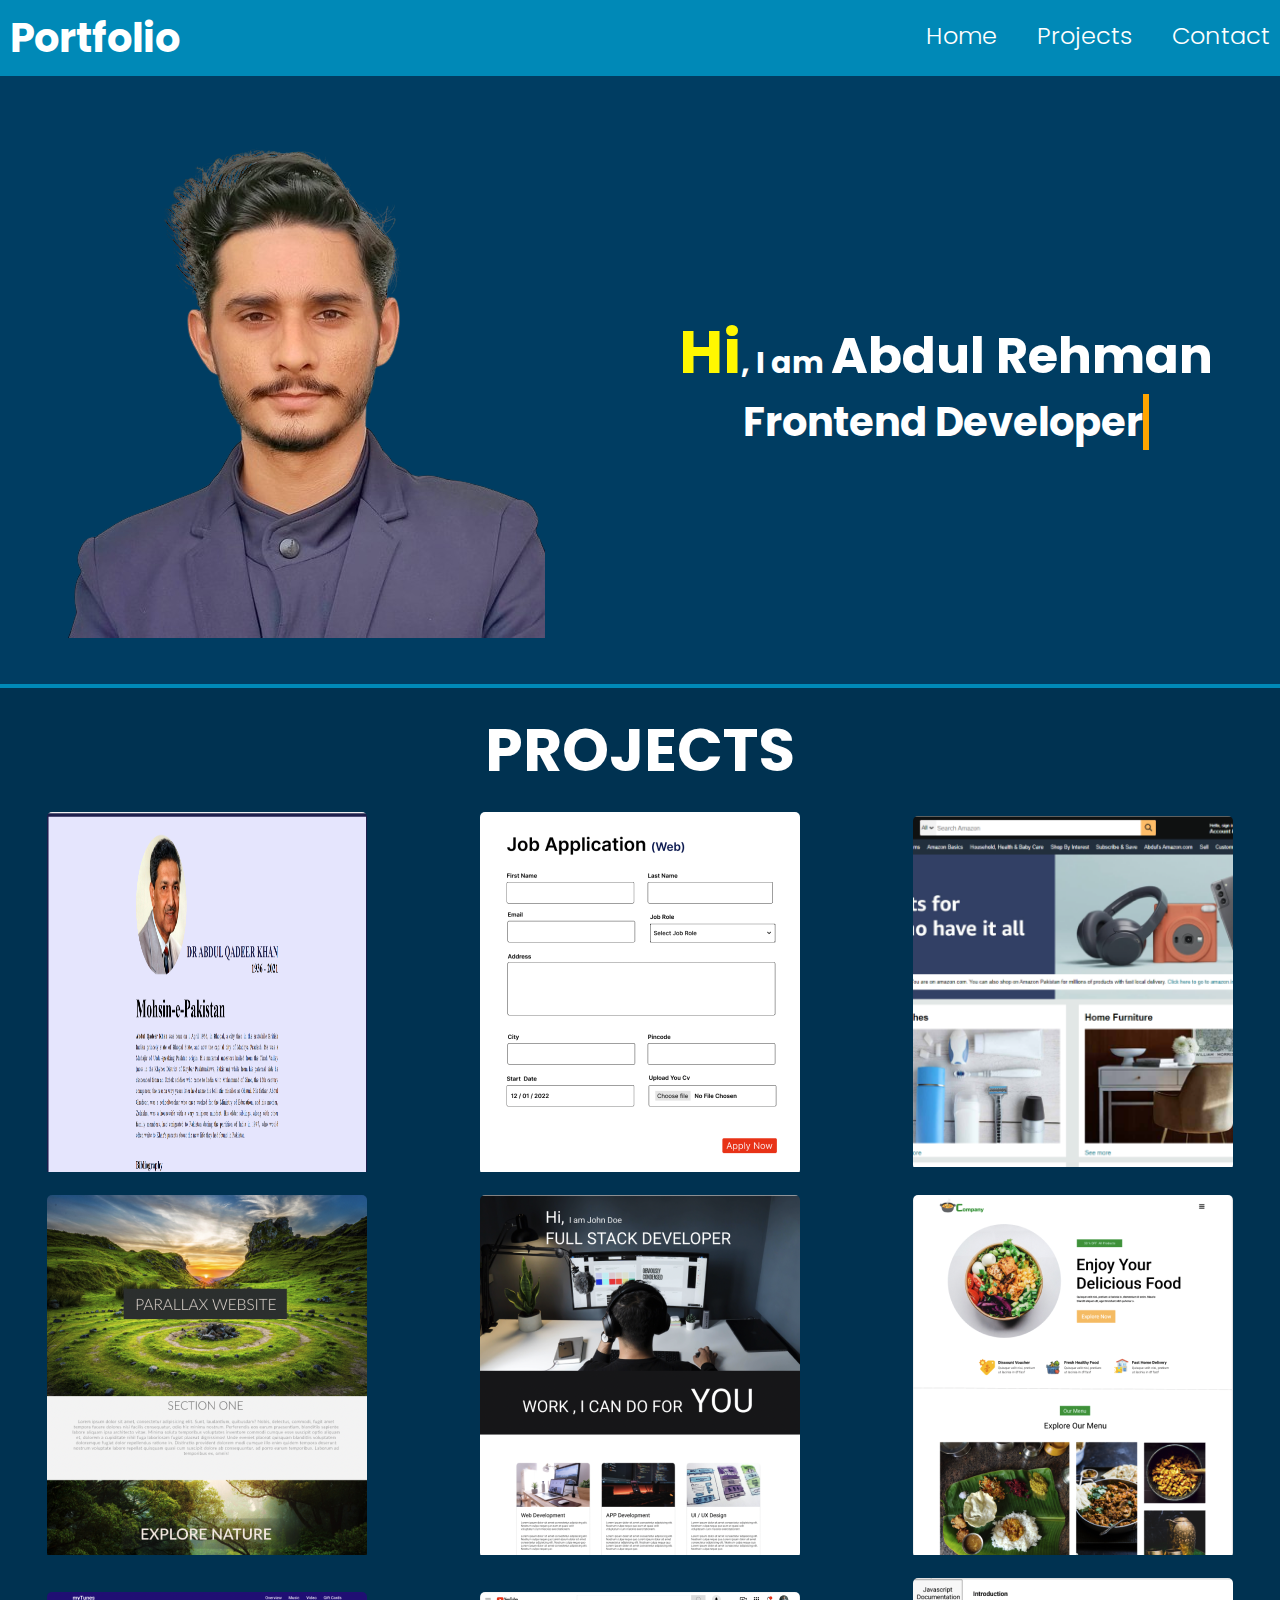
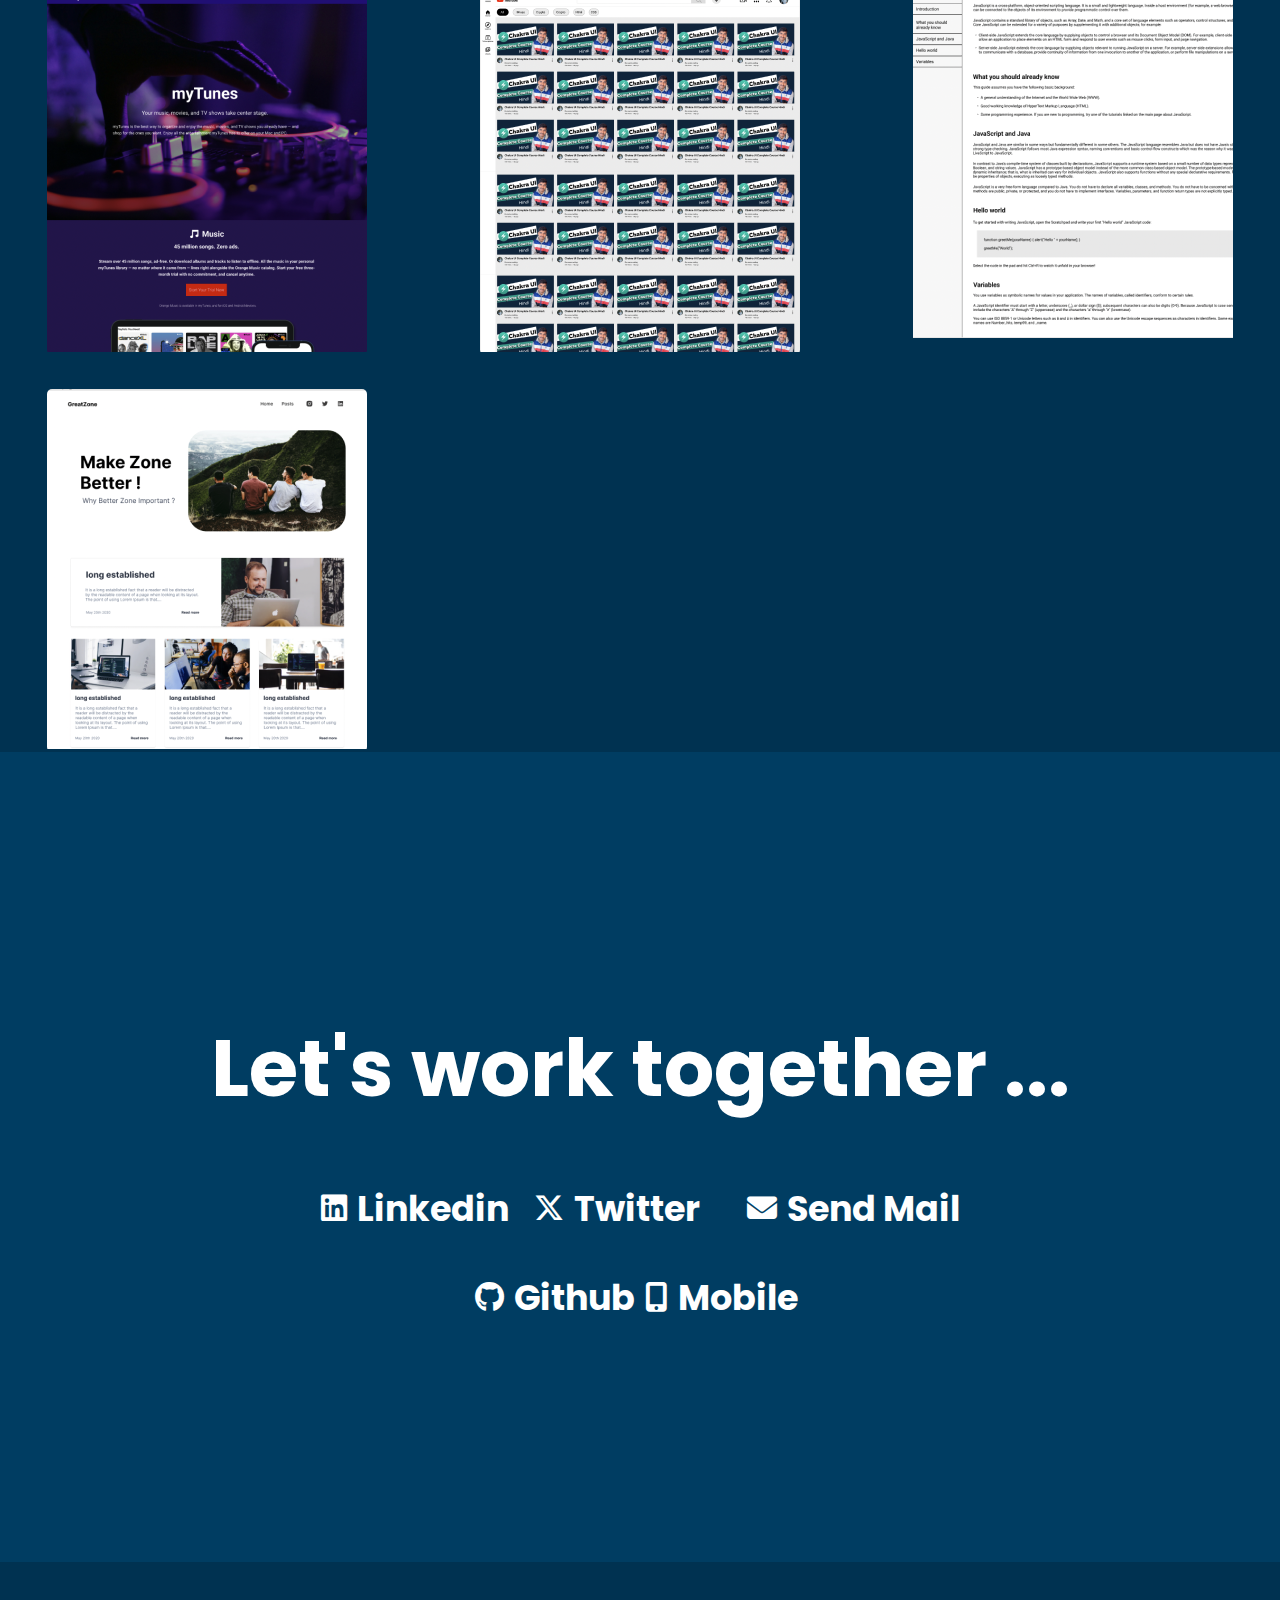
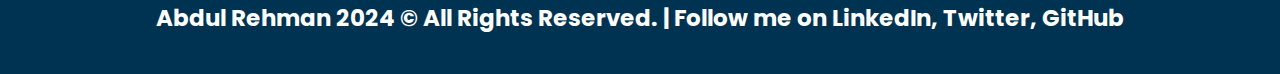
<file: index.html>
<!DOCTYPE html>
<html lang="en">
  <head>
    <meta charset="UTF-8" />
    <meta name="viewport" content="width=device-width, initial-scale=1.0" />
    <title>Portfolio Website</title>
    <link rel="stylesheet" href="style.css" />
    <link
      rel="stylesheet"
      href="https://cdnjs.cloudflare.com/ajax/libs/animate.css/4.1.1/animate.min.css"
    />
    <link
      rel="stylesheet"
      href="https://cdnjs.cloudflare.com/ajax/libs/font-awesome/6.6.0/css/all.min.css"
    />
  </head>
  <body>
    <header>
      <nav class="container">
        <div class="logo">Portfolio</div>
        <ul>
          <a href="#hero">
            <li>Home</li>
          </a>
          <a href="#project">
            <li>Projects</li>
          </a>
          <a href="#contact">
            <li>Contact</li>
          </a>
        </ul>
      </nav>
    </header>
    <main>
      <section id="hero">
        <div class="container">
          <div class="hero_image animate__animated animate__bounceInLeft">
            <img
              src="MY_DP-removebg-preview (1).png"
              alt="My display picture"
            />
          </div>
          <div class="hero_content">
            <h1>
              <span class="hi_text">Hi</span>, I am
              <span class="name_text">Abdul Rehman</span>
            </h1>
            <h2>Frontend Developer</h2>
          </div>
        </div>
      </section>
      <section id="project">
        <h2>PROJECTS</h2>
        <div class="container">
          <div class="project_container">
            <div class="grid_item">
              <div class="card">
                <img
                  src="project1.png"
                  alt="Project"
                  width="320"
                  height="360"
                />
                <a href="/Project-01-Tribute-Website/index.html">
                  <div class="card_content">
                    <h3>Tribute Website</h3>
                  </div>
                </a>
                
              </div>
            </div>
            <div class="grid_item">
              <div class="card">
                <img src="Project2.png" alt="Project" />
                <a href="Project-02-Job-Application-Form/index.html">
                  <div class="card_content">
                    <h3>Job Application Website</h3>
                  </div>
                </a>
                
              </div>
            </div>
            <div class="grid_item">
              <div class="card">
                <img src="image 1.png" alt="Project" />
                <a href="Project-00-Amazon-clone/index.html">
                  <div class="card_content">
                    <h3>Amazon Clone</h3>
                  </div>
                </a>
                
              </div>
            </div>
            <div class="grid_item">
              <div class="card">
                <img src="project3.png" alt="Project" />
                <a href="Project-03-Parallax-Website/index.html">
                  <div class="card_content">
                    <h3>Parallax Website</h3>
                  </div>
                </a>
                
              </div>
            </div>
            <div class="grid_item">
              <div class="card">
                <img src="project4.png" alt="Project" />
                <a href="Project-04-Developer-Landing-Page/index.html">
                  <div class="card_content">
                    <h3>Developer Landing Page</h3>
                  </div>
                </a>
                
              </div>
            </div>
            <div class="grid_item">
              <div class="card">
                <img src="project5.png" alt="Project" />
                <a href="Project-05-Restaurant-Website/index.html">
                  <div class="card_content">
                    <h3>Restaurant Website</h3>
                  </div>
                </a>
                
                
                
              </div>
            </div>
            <div class="grid_item">
              <div class="card">
                <img src="project6.png" alt="Project" />
                <a href="Project-06-Music-Website/index.html">
                  <div class="card_content">
                    <h3>Music Website</h3>
                  </div>
                </a>
                
              </div>
            </div>
            <div class="grid_item">
              <div class="card">
                <img src="project7.png" alt="Project" />
                <a href="Project-07-Youtube-Clone/index.html">
                  <div class="card_content">
                    <h3>Youtube Clone</h3>
                  </div>
                </a>
                
              </div>
            </div>
            <div class="grid_item">
              <div class="card">
                <img src="project8.png" alt="Project" />
                <a href="Project-08-Javascript-Documentation-Website/index.html">
                  <div class="card_content">
                    <h3>Javascript Documentation Website</h3>
                  </div>
                </a>
                
              </div>
            </div>
            <div class="grid_item">
              <div class="card">
                <img src="project9.png" alt="Project" />
                <a href="Project-09-Blog-Website/home.html">
                  <div class="card_content">
                    <h3>Blog Website</h3>
                  </div>
                </a>
                
              </div>
            </div>
          </div>
        </div>
      </section>
      <section id="contact">
        <div class="container">
          <h2>Let's work together ...</h2>
          <div class="top_contact">
            <div class="contact_way">
                <i class="fa-brands fa-linkedin"></i>
                <h3>Linkedin</h3>
            </div>
            <div class="contact_way">
                <i class="fa-brands fa-x-twitter"></i>
                <h3>Twitter</h3>
            </div>
                <div class="contact_way">
                    <i class="fa-solid fa-envelope"></i>
                    <h3>Send Mail</h3>
                </div>
            </div>
            <div class="bottom_contact">
                <div class="contact_way">
                    <i class="fa-brands fa-github"></i>
                    <h3>Github</h3>
                </div>
                <div class="contact_way">
                    <i class="fa-solid fa-mobile-screen-button"></i>
                    <h3>Mobile</h3>
                </div>
            </div>
               
          </div>
        </div>
      </section>
    </main>
    <footer>
        <div class="container">
            Abdul Rehman 2024 © All Rights Reserved. | Follow me on LinkedIn, Twitter, GitHub
        </div>
    </footer>
  </body>
</html>
</file>
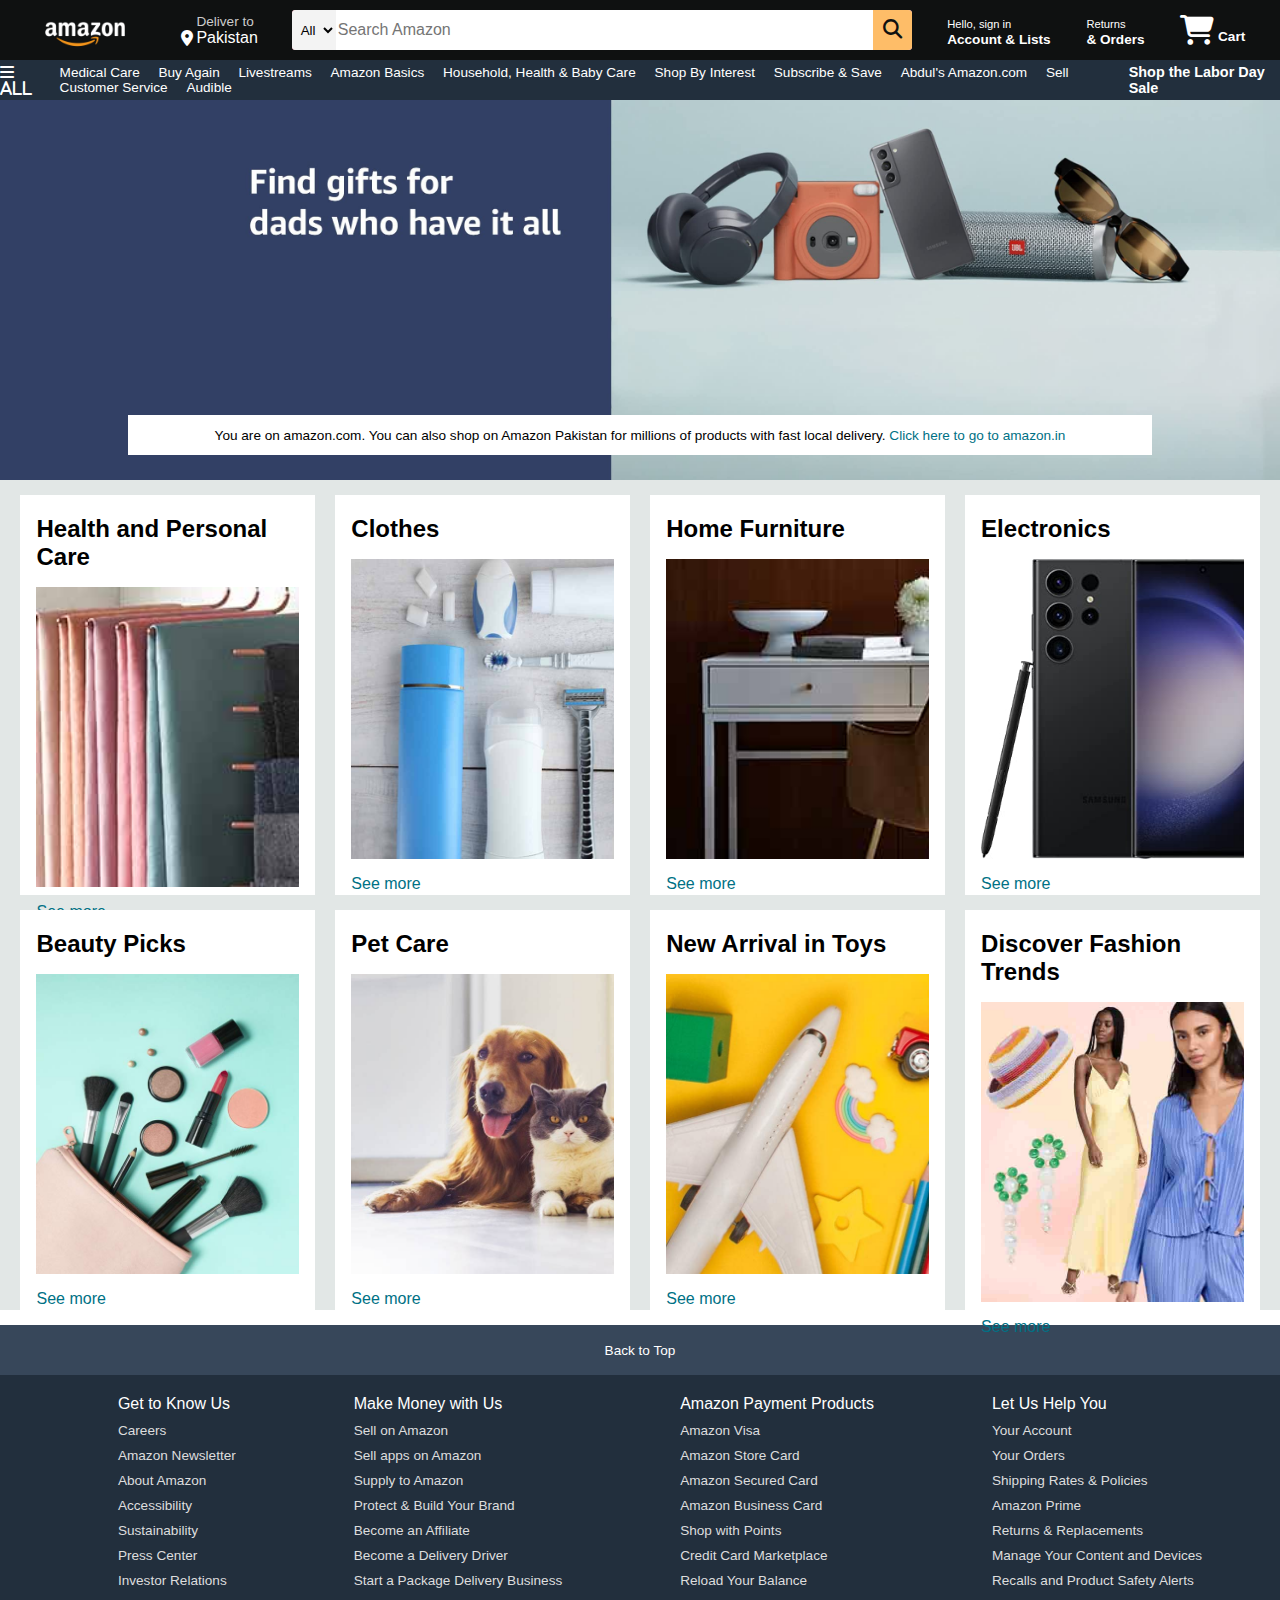
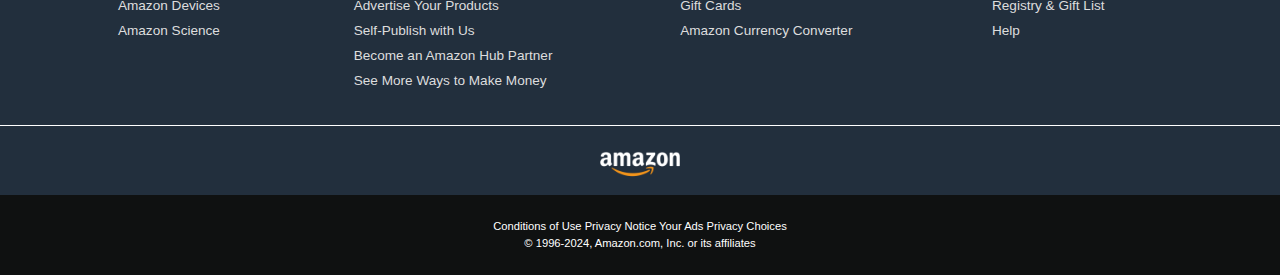
<file: Project-00-Amazon-clone/index.html>
<!DOCTYPE html>
<html lang="en">
  <head>
    <meta charset="UTF-8" />
    <meta name="viewport" content="width=device-width, initial-scale=1.0" />
    <title>Amazon.com. Spend less. Smile more.</title>
    <link
      rel="stylesheet"
      href="https://cdnjs.cloudflare.com/ajax/libs/font-awesome/6.6.0/css/all.min.css"
    />
    <link rel="stylesheet" href="style.css" />
  </head>
  <body>
    <header>
      <div class="navbar">
        <div class="nav-logo border">
          <div class="logo"></div>
        </div>
        <div class="nav-address border">
          <p class="add-first">Deliver to</p>
          <div class="add-icon">
            <i class="fa-solid fa-location-dot"></i>
            <p class="add-sec">Pakistan</p>
          </div>
        </div>
        <div class="nav-search">
          <select class="search-select">
            <option>All</option>
          </select>
          <input placeholder="Search Amazon" class="search-input" />
          <div class="search-icon">
            <i class="fa-solid fa-magnifying-glass"></i>
          </div>
        </div>
        <div class="nav-signin border">
          <p><span>Hello, sign in</span></p>
          <p class="nav-second">Account & Lists</p>
        </div>
        <div class="nav-return border">
          <p><span>Returns</span></p>
          <p class="nav-second">& Orders</p>
        </div>

        <div class="nav-cart border">
          <i class="fa-solid fa-cart-shopping"></i>
          Cart
        </div> 
      </div>
      <div class="panel">
        <i class="fa-solid fa-bars"> All</i>
        <div class="panel-ops">
            <p>Medical Care</p>
            <p>Buy Again</p>
            <p>Livestreams</p>
            <p>Amazon Basics</p>
            <p>Household, Health & Baby Care</p>
            <p>Shop By Interest</p>
            <p>Subscribe & Save</p>
            <p>Abdul's Amazon.com</p>
            <p>Sell</p>
            <p>Customer Service</p>
            <p>Audible</p> </div>
        <div class="panel-deals ">Shop the Labor Day Sale</div>
      </div>
    </header>
    <div class="hero-section">
        <div class="hero-msg">
            <p>You are on amazon.com. You can also shop on Amazon Pakistan for millions of products with fast local delivery. <a>Click here to go to amazon.in</a></p>
        </div>
    </div>
    <div class="shop-section">
        <div class="box1 box">
           <div class="box-content">
            <h2>Health and Personal Care</h2>
            <div class="box-img" style="background-image: url('box1_image.jpg');"></div>
            <p>See more</p>
           </div>
        </div>
        <div class="box2 box">
            <div class="box-content">
                <h2>Clothes</h2>
                <div class="box-img" style="background-image: url('box2_image.jpg');"></div>
                <p>See more</p>
               </div>
        </div>
        <div class="box3 box">
            <div class="box-content">
                <h2>Home Furniture</h2>
                <div class="box-img" style="background-image: url('box3_image.jpg');"></div>
                <p>See more</p>
               </div>
        </div>
        <div class="box4 box">
            <div class="box-content">
                <h2>Electronics</h2>
                <div class="box-img" style="background-image: url('box4_image.jpg');"></div>
                <p>See more</p>
               </div>
        </div>
        <div class="box1 box">
            <div class="box-content">
             <h2>Beauty Picks</h2>
             <div class="box-img" style="background-image: url('box5_image.jpg');"></div>
             <p>See more</p>
            </div>
         </div>
         <div class="box2 box">
             <div class="box-content">
                 <h2>Pet Care</h2>
                 <div class="box-img" style="background-image: url('box6_image.jpg');"></div>
                 <p>See more</p>
                </div>
         </div>
         <div class="box3 box">
             <div class="box-content">
                 <h2>New Arrival in Toys</h2>
                 <div class="box-img" style="background-image: url('box7_image.jpg');"></div>
                 <p>See more</p>
                </div>
         </div>
         <div class="box4 box">
             <div class="box-content">
                 <h2>Discover Fashion Trends</h2>
                 <div class="box-img" style="background-image: url('box8_image.jpg');"></div>
                 <p>See more</p>
                </div>
         </div>
    </div>
    <footer>
        <div class="foot-panel1">
            Back to Top
        </div>
        <div class="foot-panel2">
            <ul>
                <p>Get to Know Us</p>
                <a>Careers</a>
                <a>Amazon Newsletter</a>
                <a>About Amazon</a>
                <a>Accessibility</a>
                <a>Sustainability</a>
                <a>Press Center</a>
                <a>Investor Relations</a>
                <a>Amazon Devices</a>
                <a>Amazon Science</a>
            </ul>
            <ul>
                <p>Make Money with Us</p>
                <a>Sell on Amazon</a>
                <a>Sell apps on Amazon</a>
                <a>Supply to Amazon</a>
                <a>Protect & Build Your Brand</a>
                <a>Become an Affiliate</a>
                <a>Become a Delivery Driver</a>
                <a>Start a Package Delivery Business</a>
                <a>Advertise Your Products</a>
                <a>Self-Publish with Us</a>
                <a>Become an Amazon Hub Partner</a>
                <a>See More Ways to Make Money</a>
            </ul>
            <ul>
                <p>Amazon Payment Products</p>
                <a>Amazon Visa</a>
                <a>Amazon Store Card</a>
                <a>Amazon Secured Card</a>
                <a>Amazon Business Card</a>
                <a>Shop with Points</a>
                <a>Credit Card Marketplace</a>
                <a>Reload Your Balance</a>
                <a>Gift Cards</a>
                <a>Amazon Currency Converter</a>
            </ul>
            <ul>
                <p>Let Us Help You</p>
                <a>Your Account</a>
                <a>Your Orders</a>
                <a>Shipping Rates & Policies</a>
                <a>Amazon Prime</a>
                <a>Returns & Replacements</a>
                <a>Manage Your Content and Devices</a>
                <a>Recalls and Product Safety Alerts</a>
                <a>Registry & Gift List</a>
                <a>Help</a>
            </ul>
        </div>
        <div class="foot-panel3">
            <div class="logo"></div>
        </div>

        <div class="foot-panel4">
            <div class="pages">
                <a>Conditions of Use</a>
                <a>Privacy Notice</a>
                <a>Your Ads Privacy Choices</a>
            </div>
            <div class="copyright">
                © 1996-2024, Amazon.com, Inc. or its affiliates
            </div>
        </div>
    </footer>
  </body>
</html>
</file>
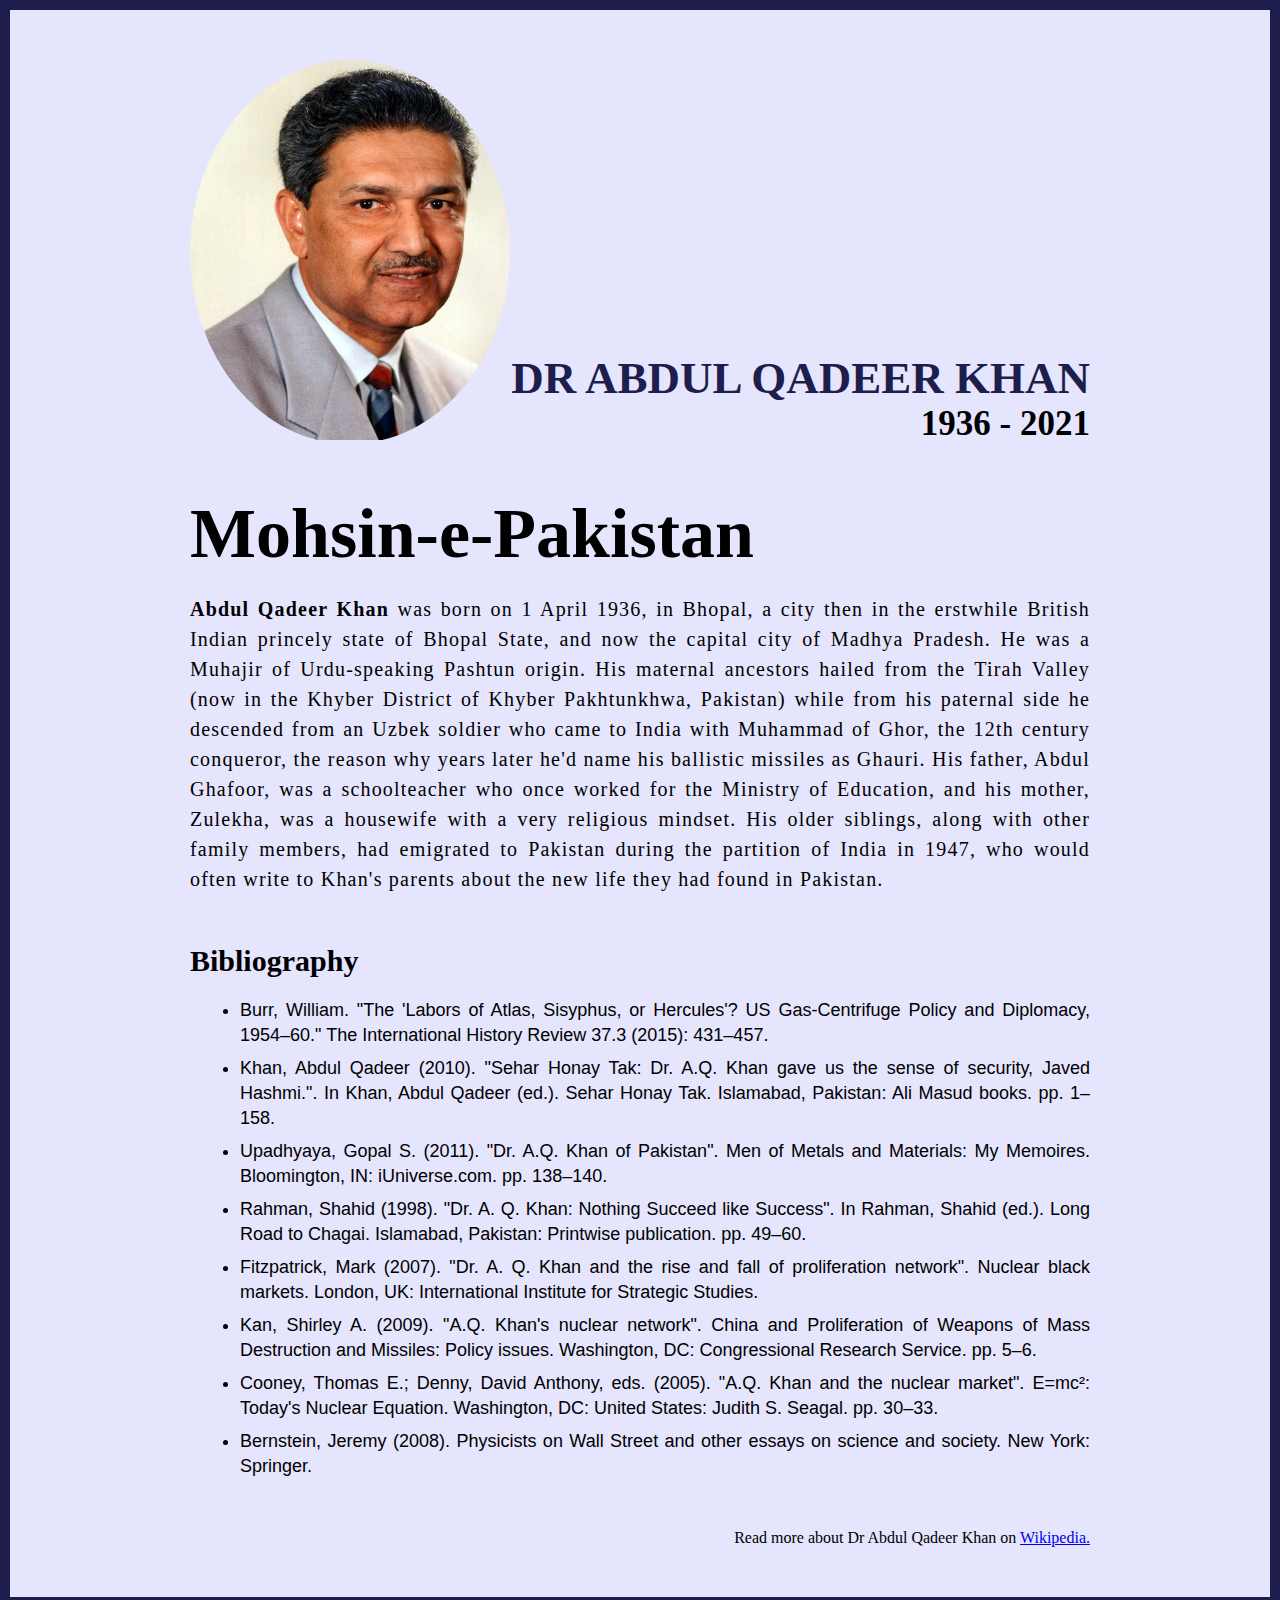
<file: Project-01-Tribute-Website/index.html>
<!DOCTYPE html>
<html lang="en">
<head>
    <meta charset="UTF-8">
    <meta name="viewport" content="width=device-width, initial-scale=1.0">
    <title>The Tribute Website | Dr Abdul Qadeer Khan</title>
    <link rel="stylesheet" href="style.css">
</head>
<body>
    <div class="container">
        <div class="content">
            <section class="top_section">
                <div class="image_container">
                    <img src="./img.DrSahab.jpg" alt="image of dr abdul qadeer khan">
                </div>
                <div>
                    <h1>Dr Abdul Qadeer Khan</h1>
                    <h4>1936 - 2021</h4>
                </div>
            </section>
            <section class="about_section">
                <h2>Mohsin-e-Pakistan</h2>
                <p> <b>Abdul Qadeer Khan</b> was born on 1 April 1936, in Bhopal, a city then in the erstwhile British Indian princely state of Bhopal State, and now the capital city of Madhya Pradesh. He was a Muhajir of Urdu-speaking Pashtun origin. His maternal ancestors hailed from the Tirah Valley (now in the Khyber District of Khyber Pakhtunkhwa, Pakistan) while from his paternal side he descended from an Uzbek soldier who came to India with Muhammad of Ghor, the 12th century conqueror, the reason why years later he'd name his ballistic missiles as Ghauri.

                His father, Abdul Ghafoor, was a schoolteacher who once worked for the Ministry of Education, and his mother, Zulekha, was a housewife with a very religious mindset. His older siblings, along with other family members, had emigrated to Pakistan during the partition of India in 1947, who would often write to Khan's parents about the new life they had found in Pakistan.</p>
            </section>
            <section class="biography_section">
                <h3>Bibliography</h3>
                <ul>
                    <li>Burr, William. "The 'Labors of Atlas, Sisyphus, or Hercules'? US Gas-Centrifuge Policy and Diplomacy, 1954–60." The International History Review 37.3 (2015): 431–457.</li>
                    <li>Khan, Abdul Qadeer (2010). "Sehar Honay Tak: Dr. A.Q. Khan gave us the sense of security, Javed Hashmi.". In Khan, Abdul Qadeer (ed.). Sehar Honay Tak. Islamabad, Pakistan: Ali Masud books. pp. 1–158.</li>
                    <li>Upadhyaya, Gopal S. (2011). "Dr. A.Q. Khan of Pakistan". Men of Metals and Materials: My Memoires. Bloomington, IN: iUniverse.com. pp. 138–140.</li>
                    <li>Rahman, Shahid (1998). "Dr. A. Q. Khan: Nothing Succeed like Success". In Rahman, Shahid (ed.). Long Road to Chagai. Islamabad, Pakistan: Printwise publication. pp. 49–60.</li>
                    <li>Fitzpatrick, Mark (2007). "Dr. A. Q. Khan and the rise and fall of proliferation network". Nuclear black markets. London, UK: International Institute for Strategic Studies.</li>
                    <li>Kan, Shirley A. (2009). "A.Q. Khan's nuclear network". China and Proliferation of Weapons of Mass Destruction and Missiles: Policy issues. Washington, DC: Congressional Research Service. pp. 5–6.</li>
                    <li>Cooney, Thomas E.; Denny, David Anthony, eds. (2005). "A.Q. Khan and the nuclear market". E=mc²: Today's Nuclear Equation. Washington, DC: United States: Judith S. Seagal. pp. 30–33.</li>
                    <li>Bernstein, Jeremy (2008). Physicists on Wall Street and other essays on science and society. New York: Springer.</li>
                </ul>
            </section>
            <footer><p>Read more about Dr Abdul Qadeer Khan on <a href="https://en.wikipedia.org/wiki/Abdul_Qadeer_Khan">Wikipedia.</a></p></footer>
        </div>
    </div>
</body>
</html>
</file>
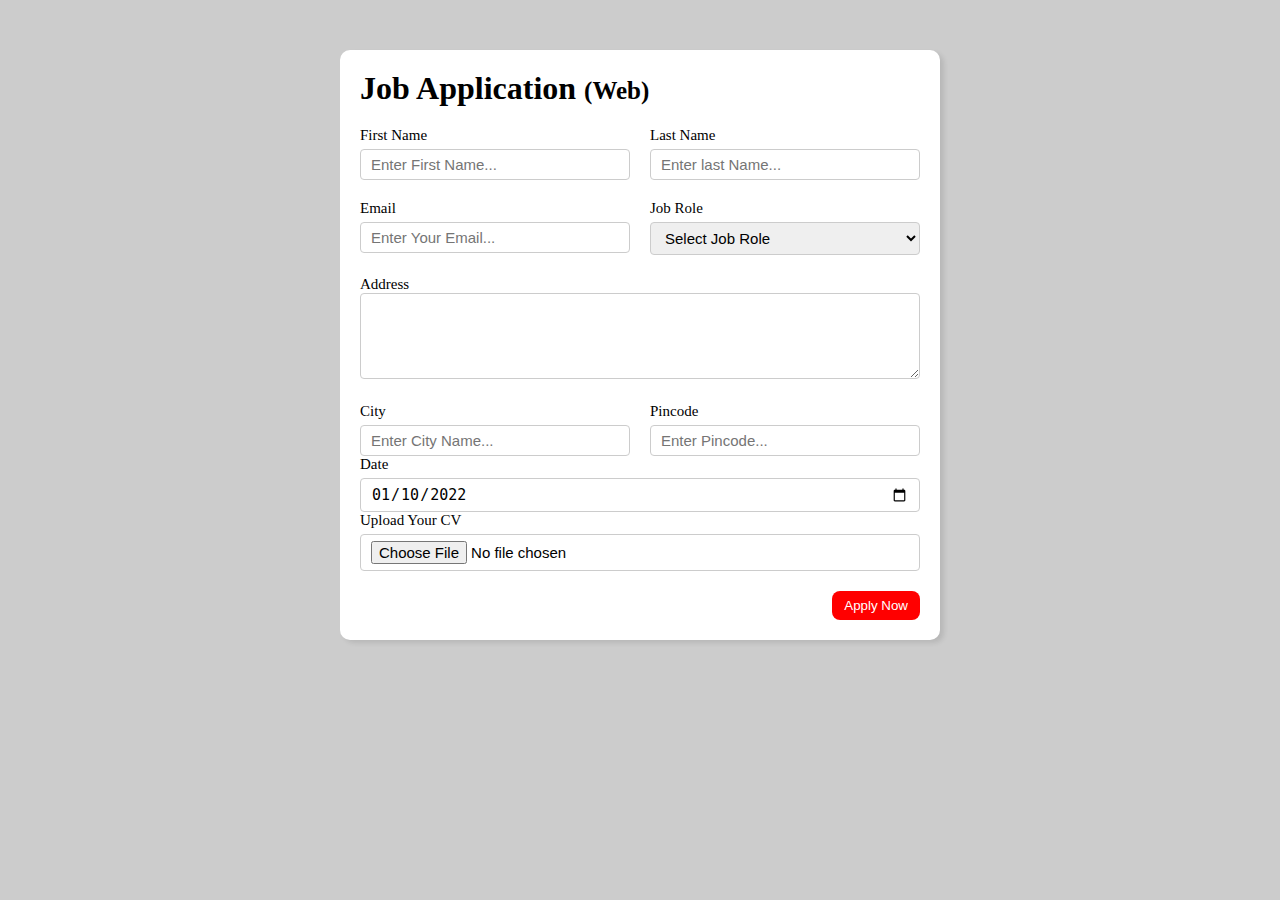
<file: Project-02-Job-Application-Form/index.html>
<!DOCTYPE html>
<html lang="en">
  <head>
    <meta charset="UTF-8" />
    <meta name="viewport" content="width=device-width, initial-scale=1.0" />
    <title>Job Application form</title>
    <link rel="stylesheet" href="style.css" />
  </head>
  <body>
    <div class="container">
      <div class="apply_box">
        <h1>Job Application <span class="title_small">(Web)</span></h1>
        <form action="">
          <div class="form_container">
            <div class="form_control">
              <label for="first_name"> First Name </label>
              <input
                id="first_name"
                name="first_name"
                placeholder="Enter First Name..."
              />
            </div>
            <div class="form_control">
              <label for="last_name"> Last Name </label>
              <input
                id="last_name"
                name="last_name"
                placeholder="Enter last Name..."
              />
            </div>
            <div class="form_control">
              <label for="email"> Email </label>
              <input
                type="email"
                id="email"
                name="email"
                placeholder="Enter Your Email..."
              />
            </div>
            <div class="form_control">
                <label for="job_role"> Job Role</label>
                
              <select name="job_role" id="job_role">
                <option value="">Select Job Role</option>
                <option value="frontend">Frontend Developer</option>
                <option value="backend">Backend Developer</option>
                <option value="full_stack">Full Stack Developer</option>
                <option value="ui_ux">UI/UX Designer</option>
              </select>
              </div>
              <div class="textarea_control">
                <label for="address"> Address </label>
                <textarea name="address" id="address" rows="4" cols="50" placeholder="Enter Your address">

                </textarea>
              </div>
              <div class="form_control">
                <label for="city"> City </label>
                <input
                  id="city"
                  name="city"
                  placeholder="Enter City Name..."
                />
              </div>
              <div class="form_control">
                <label for="pincode">Pincode</label>
                <input type="number"
                  id="pincode"
                  name="pincode"
                  placeholder="Enter Pincode..."
                />
              </div>
              </div>
              <div class="form_control">
                <label for="date">Date</label>
                <input value="2022-01-10" type="date"
                  id="date"
                  name="date"
                  
                />
              </div>
              <div class="form_control">
                <label for="upload">Upload Your CV</label>
                <input  type="file"
                  id="upload"
                  name="upload"
                  />
                </div>
                <div class="button_container">
                  <button type="submit">Apply Now</button>
                </div>
              </div>
            </div>
        </form>
      </div>
    </div>
  </body>
</html>
</file>
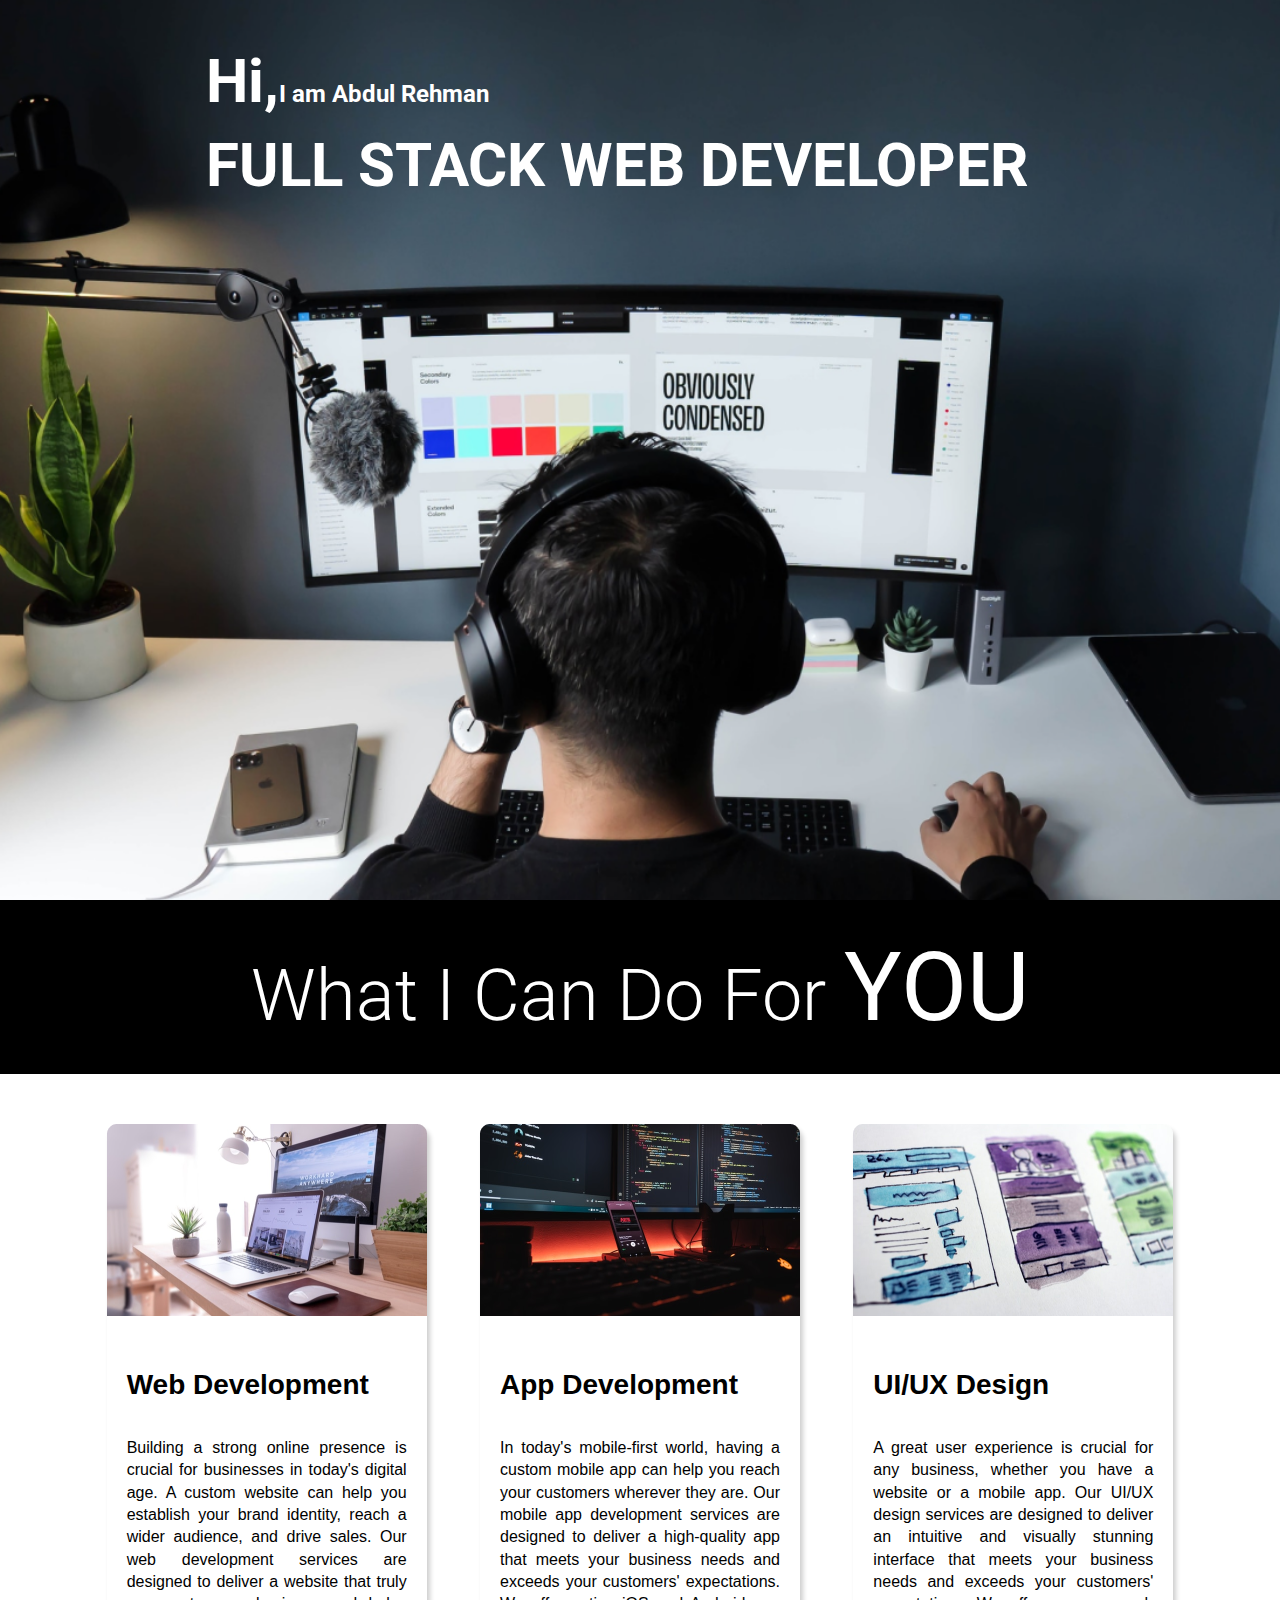
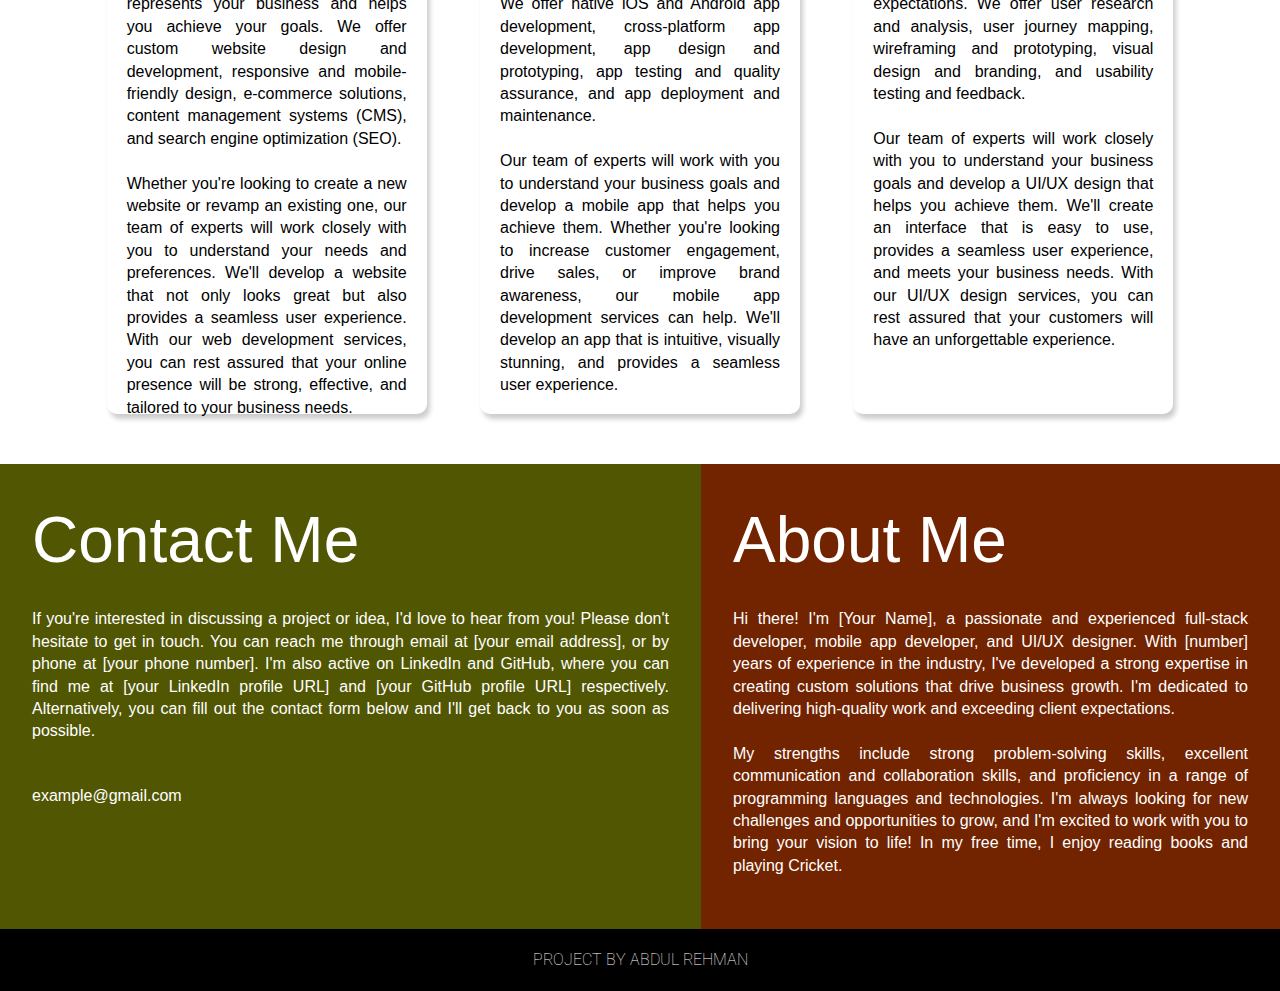
<file: Project-04-Developer-Landing-Page/index.html>
<!DOCTYPE html>
<html lang="en">
  <head>
    <meta charset="UTF-8" />
    <meta name="viewport" content="width=device-width, initial-scale=1.0" />
    <title>Developer | Landing Page</title>
    <link rel="preconnect" href="https://fonts.googleapis.com" />
    <link rel="preconnect" href="https://fonts.gstatic.com" crossorigin />
    <link
      href="https://fonts.googleapis.com/css2?family=Roboto:ital,wght@0,100;0,300;0,400;0,500;0,700;0,900;1,100;1,300;1,400;1,500;1,700;1,900&display=swap"
      rel="stylesheet"
    />
    <link rel="stylesheet" href="style.css" />
  </head>
  <body>
    <section class="hero_section">
      <div class="text_container">
        <h2><span class="lg_text">Hi,</span>I am Abdul Rehman</h2>
        <h1 class="lg_text">FULL STACK WEB DEVELOPER</h1>
      </div>
    </section>
    <section class="black_box">
      <h2>What I Can Do For <span>YOU</span></h2>
    </section>
    <section class="work">
      <div class="grid_item">
        <div class="card">
          <div class="image_container"></div>
          <img src="web.png" alt="Web Development" />
          <div class="card_container"> <br> 
            <h3>Web Development</h3>
            <br>
            <p>
              Building a strong online presence is crucial for businesses in
              today's digital age. A custom website can help you establish your
              brand identity, reach a wider audience, and drive sales. Our web
              development services are designed to deliver a website that truly
              represents your business and helps you achieve your goals. We
              offer custom website design and development, responsive and
              mobile-friendly design, e-commerce solutions, content management
              systems (CMS), and search engine optimization (SEO). <br> <br>
              Whether you're looking to create a new website or revamp an existing one, our team of experts will work closely with you to understand your needs and preferences. We'll develop a website that not only looks great but also provides a seamless user experience. With our web development services, you can rest assured that your online presence will be strong, effective, and tailored to your business needs.
            </p>
          </div>
        </div>
      </div>
      <div class="grid_item">
        <div class="card">
          <div class="image_container"></div>
          <img src="mobile.png" alt="app Development" />
          <div class="card_container"> <br>
            <h3>App Development</h3> <br>
            <p>
              In today's mobile-first world, having a custom mobile app can help
              you reach your customers wherever they are. Our mobile app
              development services are designed to deliver a high-quality app
              that meets your business needs and exceeds your customers'
              expectations. We offer native iOS and Android app development,
              cross-platform app development, app design and prototyping, app
              testing and quality assurance, and app deployment and maintenance. <br> <br>
              Our team of experts will work with you to understand your business goals and develop a mobile app that helps you achieve them. Whether you're looking to increase customer engagement, drive sales, or improve brand awareness, our mobile app development services can help. We'll develop an app that is intuitive, visually stunning, and provides a seamless user experience.
            </p>
          </div>
        </div>
      </div>
      <div class="grid_item">
        <div class="card">
          <div class="image_container"></div>
          <img src="uiux.png" alt="Web Development" />
          <div class="card_container"> <br>
            <h3>UI/UX Design</h3> <br>
            <p>
              A great user experience is crucial for any business, whether you
              have a website or a mobile app. Our UI/UX design services are
              designed to deliver an intuitive and visually stunning interface
              that meets your business needs and exceeds your customers'
              expectations. We offer user research and analysis, user journey
              mapping, wireframing and prototyping, visual design and branding,
              and usability testing and feedback. <br> <br>
              Our team of experts will work closely with you to understand your business goals and develop a UI/UX design that helps you achieve them. We'll create an interface that is easy to use, provides a seamless user experience, and meets your business needs. With our UI/UX design services, you can rest assured that your customers will have an unforgettable experience.
            </p>
          </div>
        </div>
      </div>
    </section>
    <section class="bottom_section">
        <div class="contact"> 
            <h2>Contact Me</h2> <br>
            <p>If you're interested in discussing a project or idea, I'd love to hear from you! Please don't hesitate to get in touch. You can reach me through email at [your email address], or by phone at [your phone number]. I'm also active on LinkedIn and GitHub, where you can find me at [your LinkedIn profile URL] and [your GitHub profile URL] respectively. Alternatively, you can fill out the contact form below and I'll get back to you as soon as possible.</p> <br>
            <p>example@gmail.com</p>
        </div>
        <div class="about">
            <h2>About Me</h2> <br>
            <p>Hi there! I'm [Your Name], a passionate and experienced full-stack developer, mobile app developer, and UI/UX designer. With [number] years of experience in the industry, I've developed a strong expertise in creating custom solutions that drive business growth. I'm dedicated to delivering high-quality work and exceeding client expectations. <br> <br>My strengths include strong problem-solving skills, excellent communication and collaboration skills, and proficiency in a range of programming languages and technologies. I'm always looking for new challenges and opportunities to grow, and I'm excited to work with you to bring your vision to life! In my free time, I enjoy reading books and playing Cricket.</p>
        </div>
    </section>
    <footer>
        Project By Abdul Rehman
    </footer>
  </body>
</html>
</file>
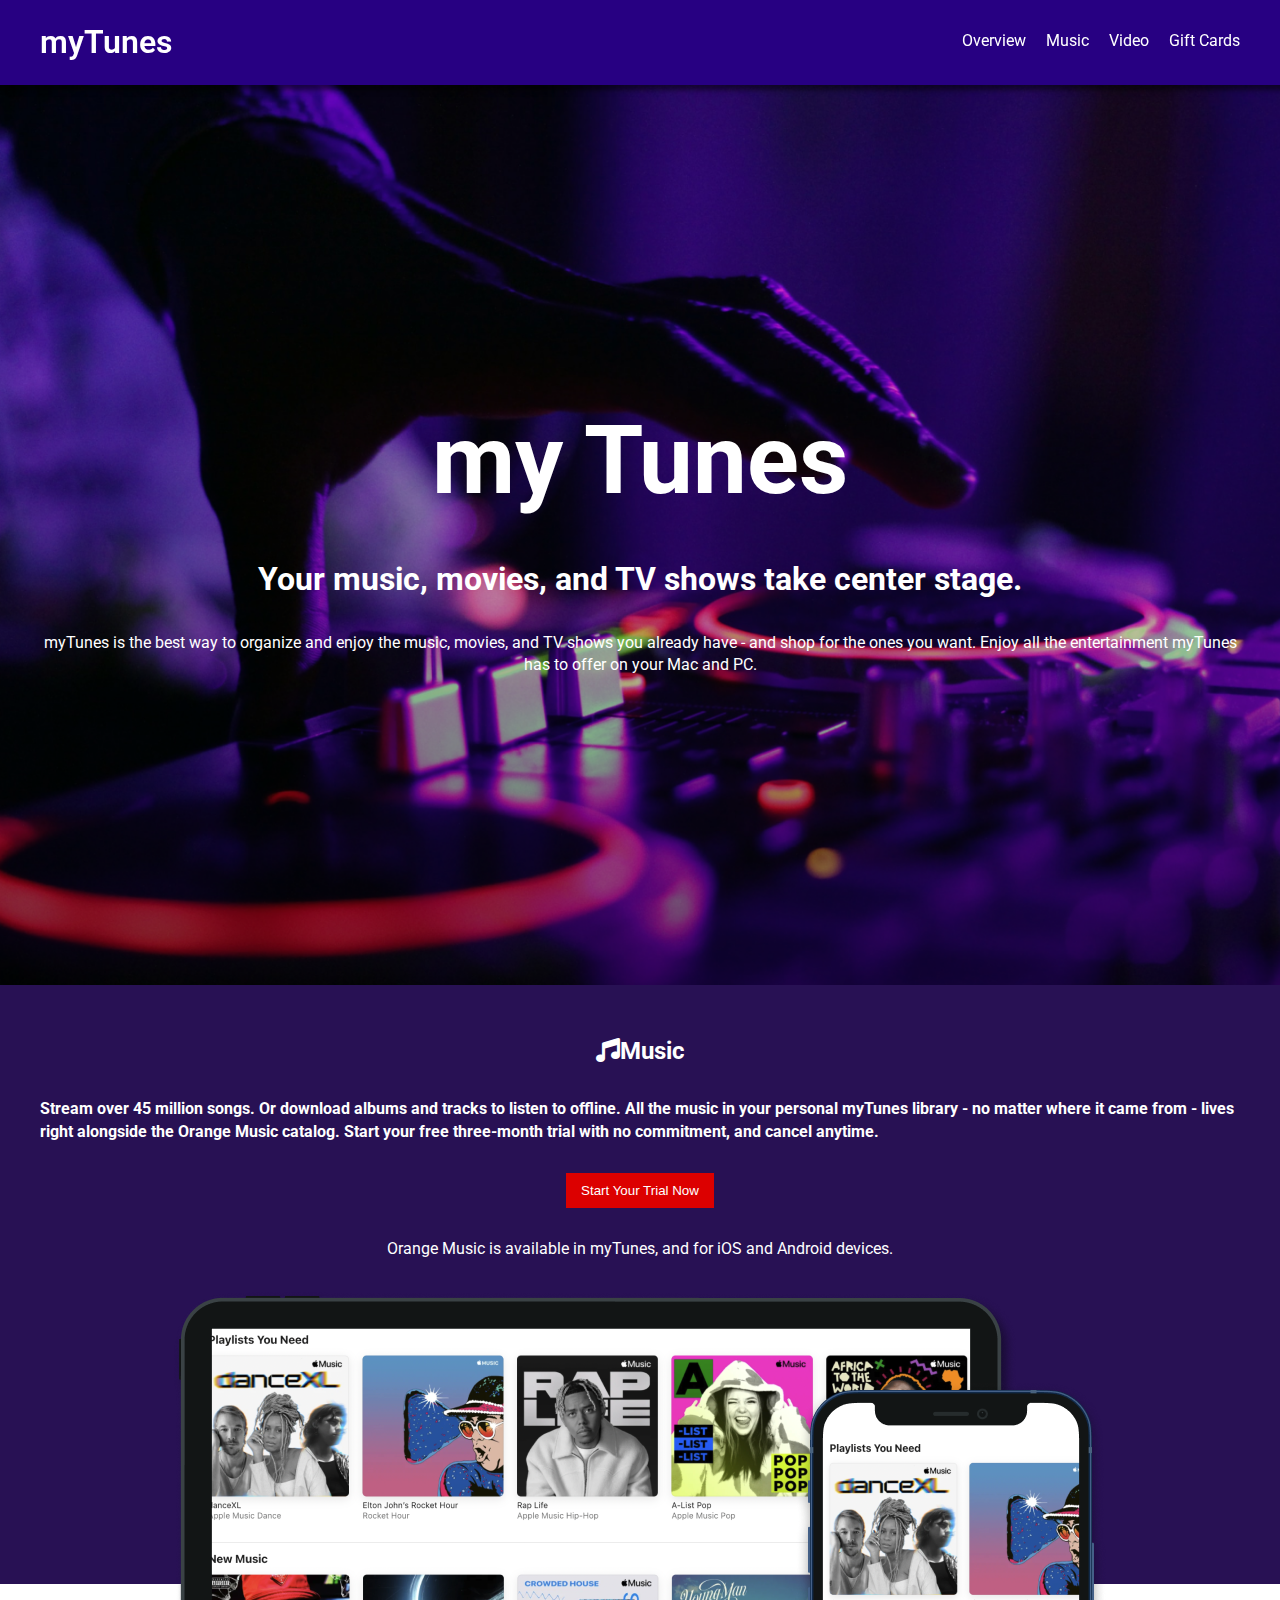
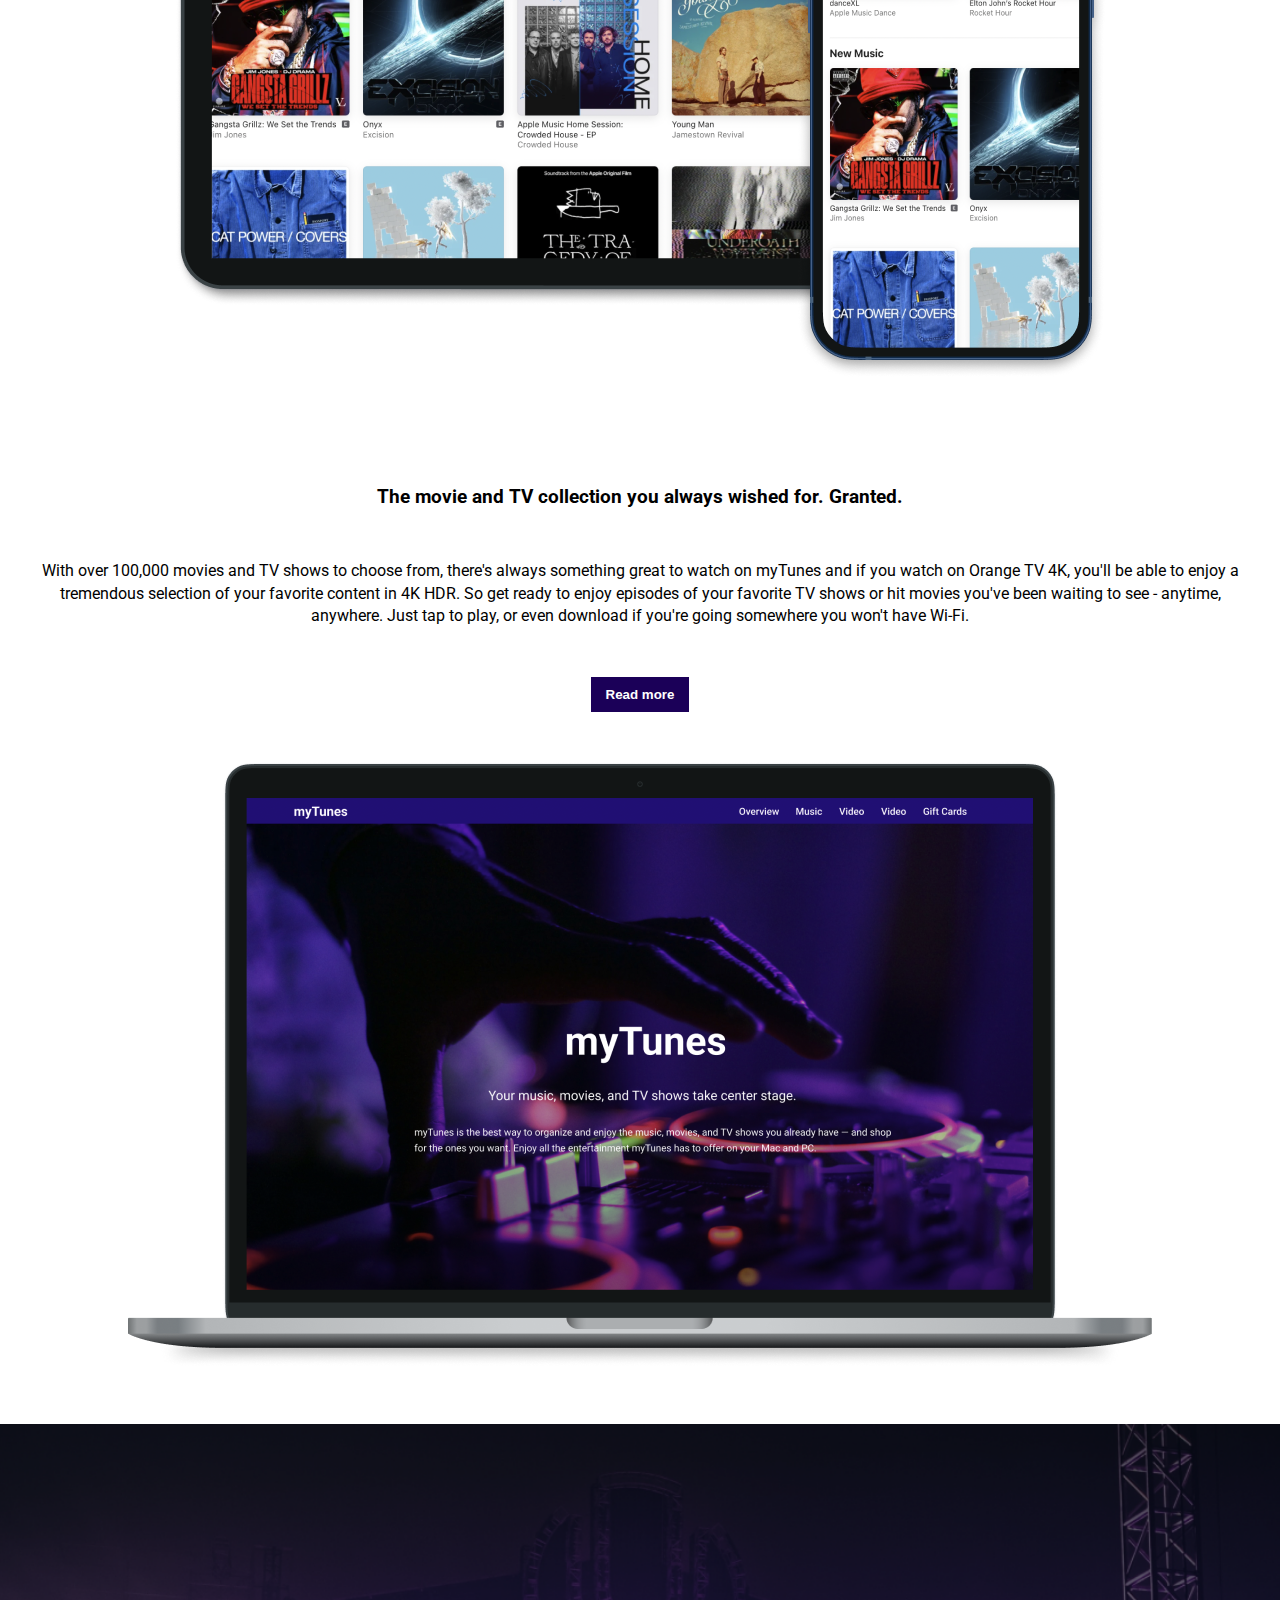
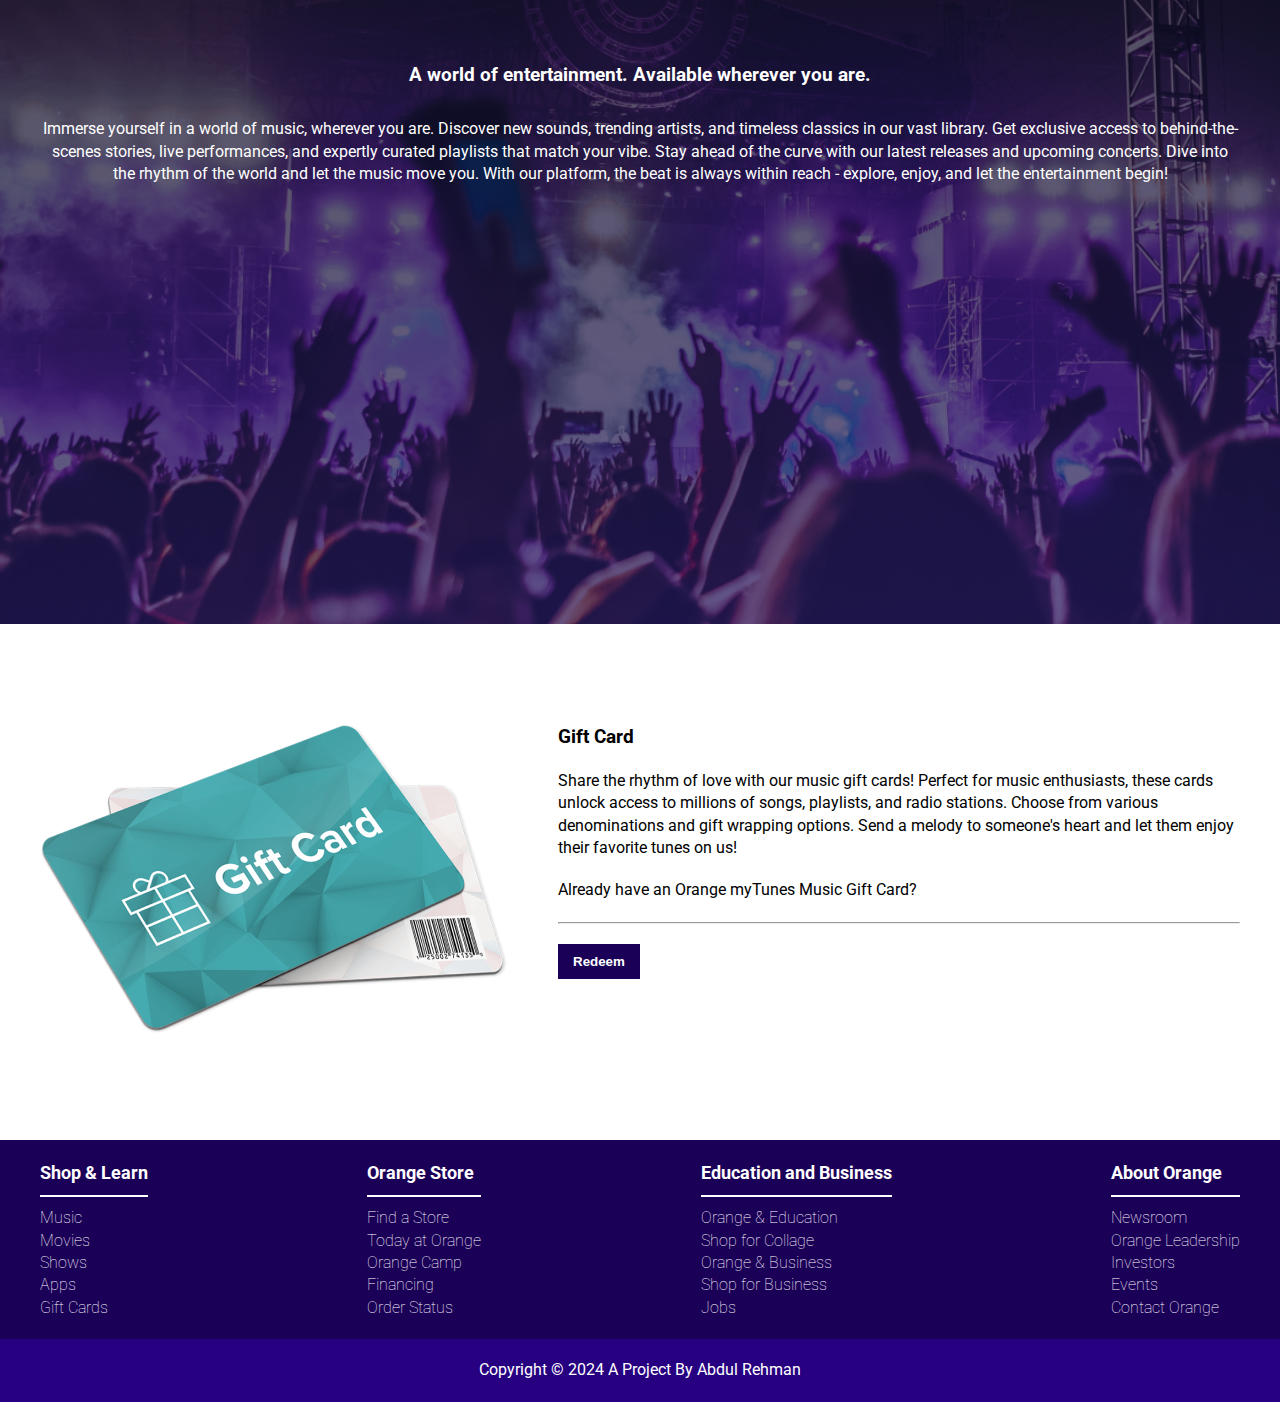
<file: Project-06-Music-Website/index.html>
<!DOCTYPE html>
<html lang="en">
<head>
    <meta charset="UTF-8">
    <meta name="viewport" content="width=device-width, initial-scale=1.0">
    <title>myTunes Music Website</title>
    <link rel="stylesheet" href="https://cdnjs.cloudflare.com/ajax/libs/font-awesome/6.6.0/css/all.min.css">
    <link rel="stylesheet" href="style.css">
    <style>
        @import url('https://fonts.googleapis.com/css2?family=Roboto:ital,wght@0,100;0,300;0,400;0,500;0,700;0,900;1,100;1,300;1,400;1,500;1,700;1,900&display=swap');
        </style>
</head>
<body>
    <header>
        <nav class="container">
        <div class="logo">myTunes</div>
           <ul>
            <a href="#hero">
                <li>Overview</li>
            </a>
            <a href="#music">
                <li>Music</li>
            </a>
            <a href="#video">
                <li>Video</li>
            </a>
            <a href="#gift">
                <li>Gift Cards</li>
            </a>
           </ul>
        </nav>
    </header>
    <main>
        <section class="hero_section" id="hero">
            <div class="container">
                <h1>my Tunes</h1>
                <h3>Your music, movies, and TV shows take center stage.</h3>
                <p>myTunes is the best way to organize and enjoy the music, movies, and TV shows you already have - and shop for the ones you want. Enjoy all the entertainment myTunes has to offer on your Mac and PC.</p>
            </div>
        </section>
        <section class="music_section" id="music">
            <div class="container">
                <h2><span> <i class="fa-solid fa-music"></i></span>Music</h2>
                <h4>Stream over 45 million songs. Or download albums and tracks to listen to offline. All the music in your personal myTunes library - no matter where it came from - lives right alongside the Orange Music catalog. Start your free three-month trial with no commitment, and cancel anytime.</h4>
                <button class="primary_btn">Start Your Trial Now </button>
                <p>Orange Music is available in myTunes, and for iOS and Android devices.</p>
                <div class="ipad_iphone_img">
                    <img src="ipad-iphone.png" alt="Iphone and Ipad image">
                </div>
            </div>
        </section>
        <section class="about_music container" >
            <h3>The movie and TV collection you always wished for. Granted.</h3>
            <p>With over 100,000 movies and TV shows to choose from, there's always something great to watch on myTunes and if you watch on Orange TV 4K, you'll be able to enjoy a tremendous selection of your favorite content in 4K HDR. So get ready to enjoy episodes of your favorite TV shows or hit movies you've been waiting to see - anytime, anywhere. Just tap to play, or even download if you're going somewhere you won't have Wi-Fi.</p>
            <button class="secondary_btn">Read more</button>
            <div class="mac_img">
                <img src="mac.png" alt="Macbook picture">
            </div>
        </section>
        <section class="video_section" id="video">
            <div class="container">
                <h3>A world of entertainment. Available wherever you are.</h3>
                <p>Immerse yourself in a world of music, wherever you are. Discover new sounds, trending artists, and timeless classics in our vast library. Get exclusive access to behind-the-scenes stories, live performances, and expertly curated playlists that match your vibe. Stay ahead of the curve with our latest releases and upcoming concerts. Dive into the rhythm of the world and let the music move you. With our platform, the beat is always within reach - explore, enjoy, and let the entertainment begin!</p>
            </div>
        </section>
       <div class="container">
        <section class="gift_section" id="gift">
            <div class="gift_card">
                <img src="gift_card.png" alt="gift card image">
            </div>
            <div class="gift_content">
                <h3>Gift Card</h3>
                <p>Share the rhythm of love with our music gift cards! Perfect for music enthusiasts, these cards unlock access to millions of songs, playlists, and radio stations. Choose from various denominations and gift wrapping options. Send a melody to someone's heart and let them enjoy their favorite tunes on us!</p>
                <p>Already have an Orange myTunes Music Gift Card?</p> <hr>
                <div>
                    <button class="secondary_btn">Redeem</button>
                </div>
            </div>
        </section>
       </div>
    </main>
    <footer>
        <section class="footer_upper">
            <div class="container">
                <div class="footer_links">
                    <h4>Shop & Learn</h4>
                    <ul>
                        <li>Music</li>
                        <li>Movies</li>
                        <li>Shows</li>
                        <li>Apps</li>
                        <li>Gift Cards</li>
                    </ul>
                </div>
                <div class="footer_links">
                    <h4>Orange Store</h4>
                    <ul>
                        <li>Find a Store</li>
                        <li>Today at Orange</li>
                        <li>Orange Camp</li>
                        <li>Financing</li>
                        <li>Order Status</li>
                        
                    </ul>
                </div>
                <div class="footer_links">
                    <h4>Education and Business</h4>
                    <ul>
                        <li>Orange & Education</li>
                        <li>Shop for Collage</li>
                        <li>Orange & Business</li>
                        <li>Shop for Business</li>
                        <li>Jobs</li>
                        
                    </ul>
                </div>
                <div class="footer_links">
                    <h4>About Orange</h4>
                    <ul>
                        <li>Newsroom</li>
                        <li>Orange Leadership</li>
                        <li>Investors</li>
                        <li>Events</li>
                        <li>Contact Orange</li>
                        
                        
                    </ul>
                </div>
            </div>
        </section>
        <section class="footer_lower">
            <p>Copyright © 2024 A Project By Abdul Rehman</p>
        </section>
    </footer>
</body>
</html>
</file>
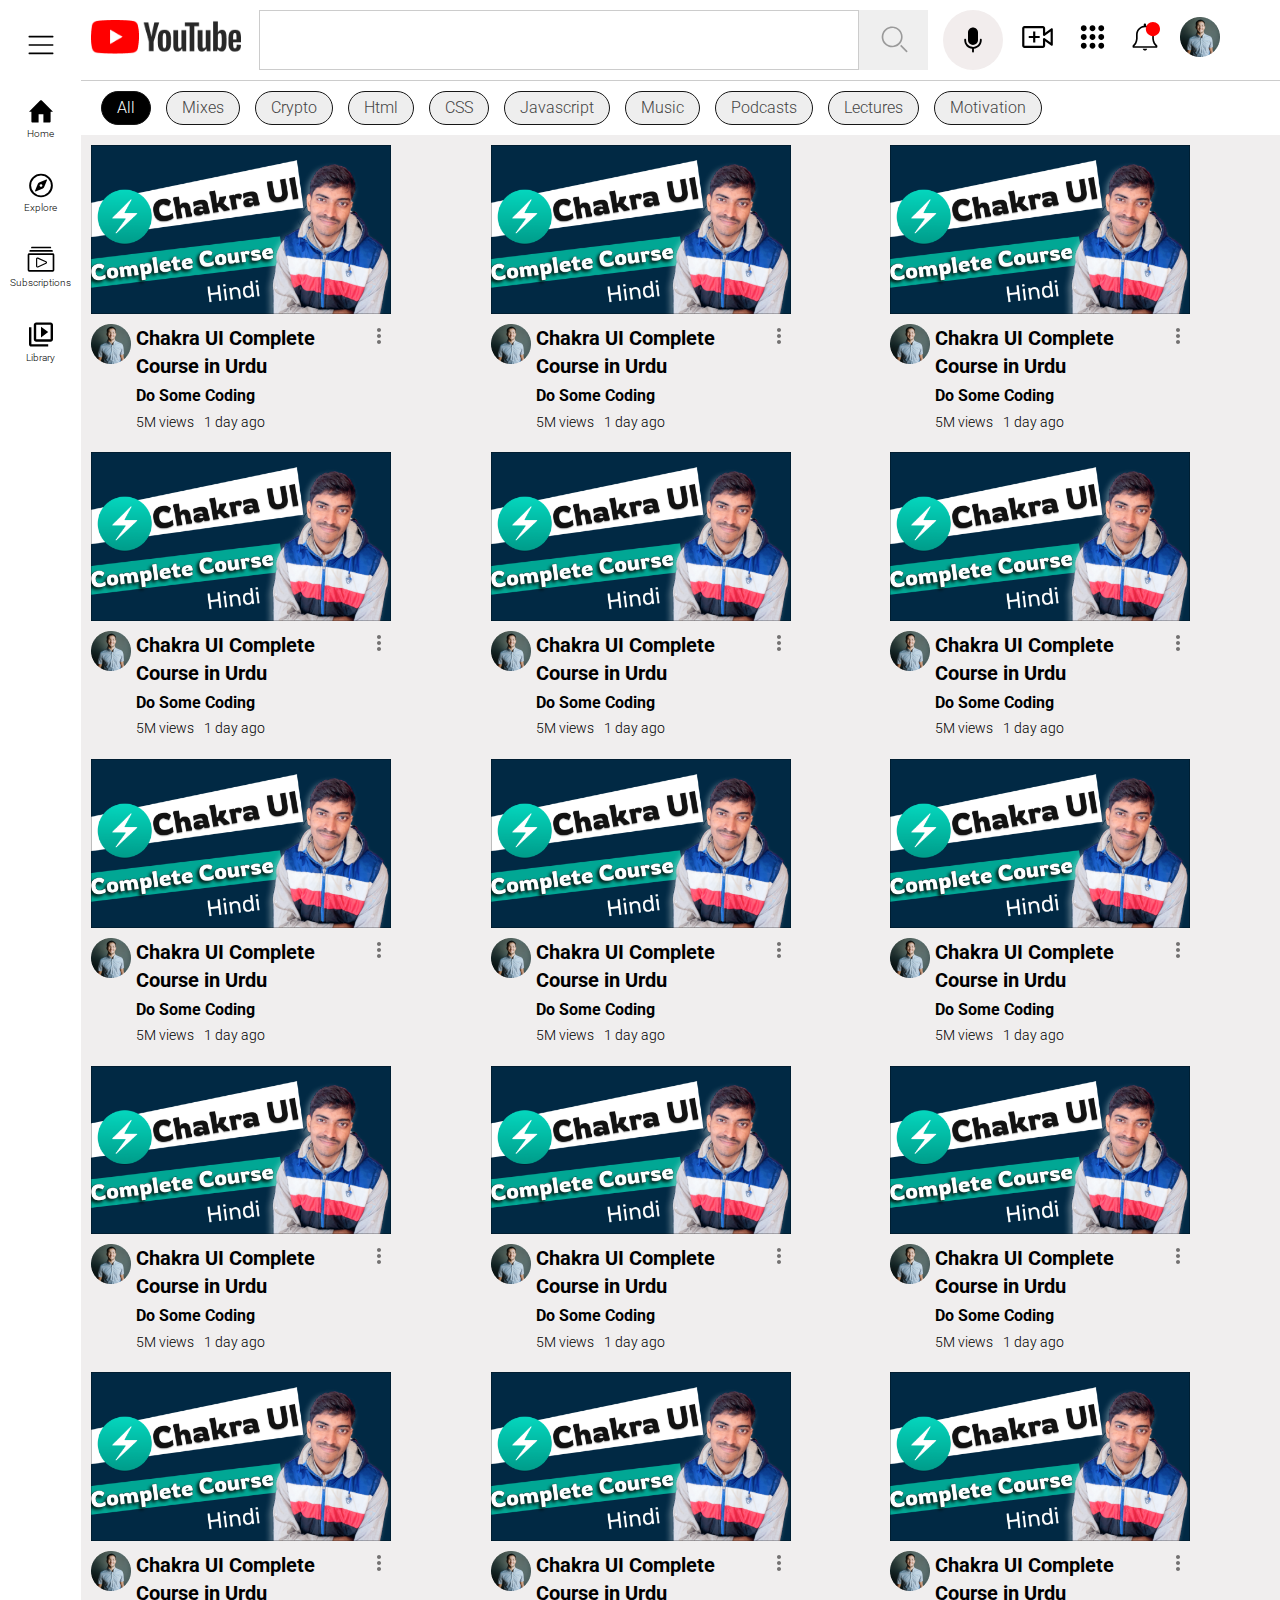
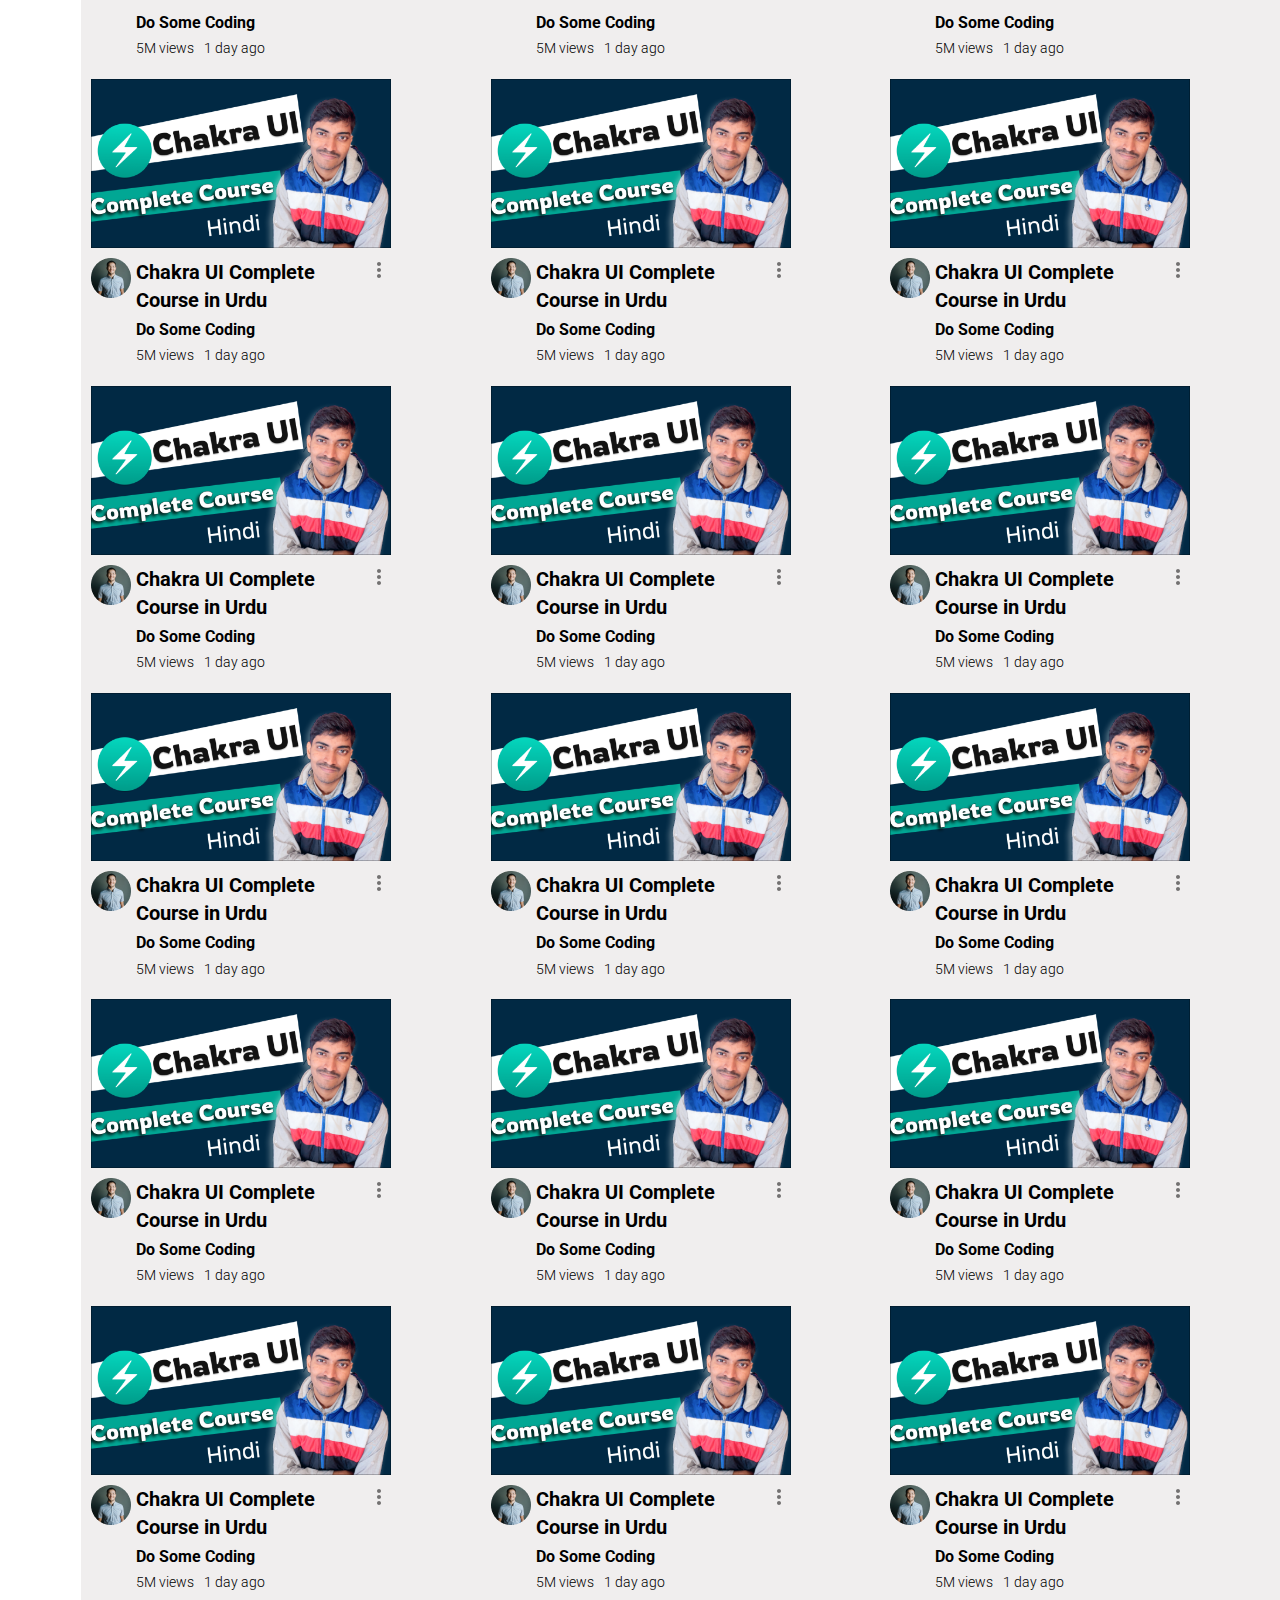
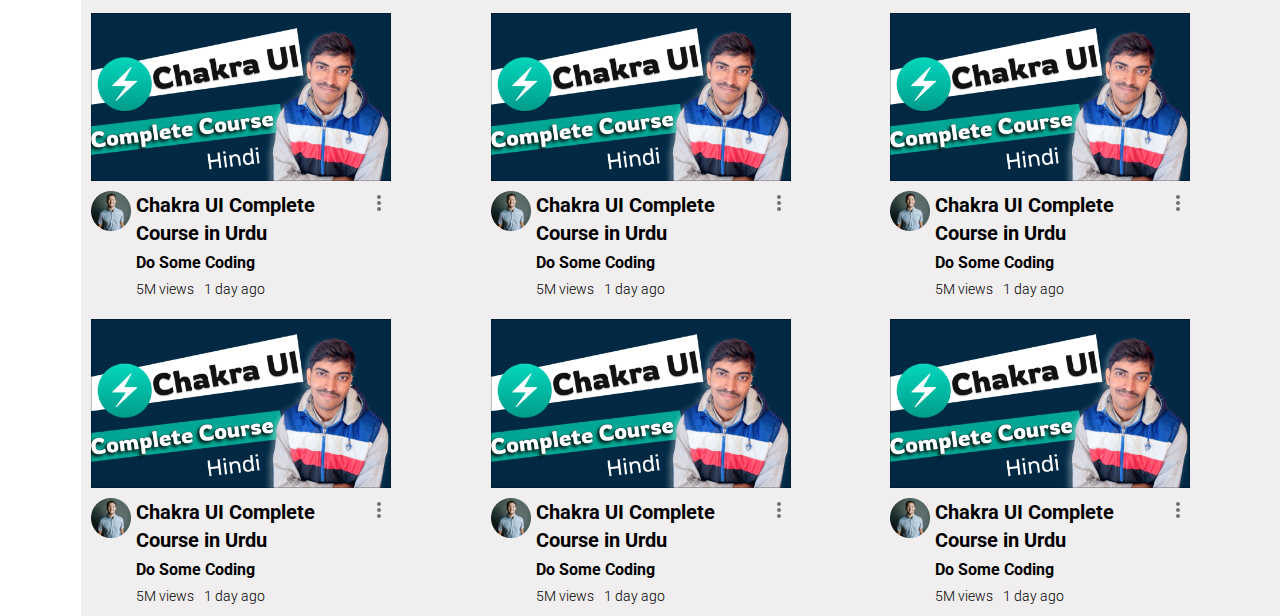
<file: Project-07-Youtube-Clone/index.html>
<!DOCTYPE html>
<html lang="en">
  <head>
    <meta charset="UTF-8" />
    <meta name="viewport" content="width=device-width, initial-scale=1.0" />
    <title>Youtube Clone</title>
    <link rel="stylesheet" href="style.css" />
  </head>
  <body>
    <div class="container">
        <aside>
            <div class="bars">
                <img src="bars.svg" alt="Bars">
            </div>
            <div class="side_icons">
                <i>
                    <img src="home.svg" alt="Home icon">
                </i>
                <p>Home</p>
            </div>
            <div class="side_icons">
                <i>
                    <img src="compass.svg" alt="explore icon">
                </i>
                <p>Explore</p>
            </div>
            <div class="side_icons">
                <i>
                    <img src="video-gallary.svg" alt="Subscriptions icon">
                </i>
                <p>Subscriptions</p>
            </div>
            <div class="side_icons">
                <i>
                    <img src="video-library.svg" alt="Library icon">
                </i>
                <p>Library</p>
            </div>
        </aside>
        <div class="main_container">
            <header>
                <nav>
                  <div class="logo">
                    <img src="youtube-logo.png" alt="Youtube Logo" />
                  </div>
                  <div class="center_nav">
                    <div class="search">
                      <input type="text" />
                      <button>
                        <img src="search.svg" alt="Search Icon" />
                      </button>
                    </div>
                    <div class="mic">
                      <img src="mic.svg" alt="Mic" />
                    </div>
                  </div>
                  <div class="side_nav">
                    <i>
                      <img src="video-add.svg" alt="Video add" />
                    </i>
                    <i>
                      <img src="dot-grid.svg" alt="Grid Icon" />
                    </i>
                    <i>
                      <img src="bell.svg" alt="Bell" />
                    </i>
                    <i>
                      <img src="avatar.png" alt="Avatar Icon" />
                    </i>
                  </div>
                </nav>
                <div class="tags">
                  <div class="tag dark">All</div>
                  <div class="tag light">Mixes</div>
                  <div class="tag light">Crypto</div>
                  <div class="tag light">Html </div>
                  <div class="tag light">CSS</div>
                  <div class="tag light">Javascript</div>
                  <div class="tag light">Music</div>
                  <div class="tag light">Podcasts</div>
                  <div class="tag light">Lectures</div>
                  <div class="tag light">Motivation</div>
                </div>
              </header>
              <main>
                <div class="card_container">
                    <div class="card">
                        <img src="thumbnail.png" alt="Thumbnails">
                        <div class="avatar_content">
                            <div class="avatar">
                                <img src="avatar.png" alt="Avatar Image">
                            </div>
                            <div class="content">
                                <h3>Chakra UI Complete Course in Urdu</h3>
                                <p class="channel_name">
                                    Do Some Coding
                                </p>
                                <div class="content_status">
                                    <p>5M views</p>
                                    <p>1 day ago</p>
                                </div>
                            </div>
                            <div class="class">
                                <img src="dots.svg" alt="dots">
                            </div>
                        </div>
                    </div>
                    <div class="card">
                        <img src="thumbnail.png" alt="Thumbnails">
                        <div class="avatar_content">
                            <div class="avatar">
                                <img src="avatar.png" alt="Avatar Image">
                            </div>
                            <div class="content">
                                <h3>Chakra UI Complete Course in Urdu</h3>
                                <p class="channel_name">
                                    Do Some Coding
                                </p>
                                <div class="content_status">
                                    <p>5M views</p>
                                    <p>1 day ago</p>
                                </div>
                            </div>
                            <div class="class">
                                <img src="dots.svg" alt="dots">
                            </div>
                        </div>
                    </div>
                    <div class="card">
                        <img src="thumbnail.png" alt="Thumbnails">
                        <div class="avatar_content">
                            <div class="avatar">
                                <img src="avatar.png" alt="Avatar Image">
                            </div>
                            <div class="content">
                                <h3>Chakra UI Complete Course in Urdu</h3>
                                <p class="channel_name">
                                    Do Some Coding
                                </p>
                                <div class="content_status">
                                    <p>5M views</p>
                                    <p>1 day ago</p>
                                </div>
                            </div>
                            <div class="class">
                                <img src="dots.svg" alt="dots">
                            </div>
                        </div>
                    </div>
                    <div class="card">
                        <img src="thumbnail.png" alt="Thumbnails">
                        <div class="avatar_content">
                            <div class="avatar">
                                <img src="avatar.png" alt="Avatar Image">
                            </div>
                            <div class="content">
                                <h3>Chakra UI Complete Course in Urdu</h3>
                                <p class="channel_name">
                                    Do Some Coding
                                </p>
                                <div class="content_status">
                                    <p>5M views</p>
                                    <p>1 day ago</p>
                                </div>
                            </div>
                            <div class="class">
                                <img src="dots.svg" alt="dots">
                            </div>
                        </div>
                    </div>
                    <div class="card">
                        <img src="thumbnail.png" alt="Thumbnails">
                        <div class="avatar_content">
                            <div class="avatar">
                                <img src="avatar.png" alt="Avatar Image">
                            </div>
                            <div class="content">
                                <h3>Chakra UI Complete Course in Urdu</h3>
                                <p class="channel_name">
                                    Do Some Coding
                                </p>
                                <div class="content_status">
                                    <p>5M views</p>
                                    <p>1 day ago</p>
                                </div>
                            </div>
                            <div class="class">
                                <img src="dots.svg" alt="dots">
                            </div>
                        </div>
                    </div>
                    <div class="card">
                        <img src="thumbnail.png" alt="Thumbnails">
                        <div class="avatar_content">
                            <div class="avatar">
                                <img src="avatar.png" alt="Avatar Image">
                            </div>
                            <div class="content">
                                <h3>Chakra UI Complete Course in Urdu</h3>
                                <p class="channel_name">
                                    Do Some Coding
                                </p>
                                <div class="content_status">
                                    <p>5M views</p>
                                    <p>1 day ago</p>
                                </div>
                            </div>
                            <div class="class">
                                <img src="dots.svg" alt="dots">
                            </div>
                        </div>
                    </div>
                    <div class="card">
                        <img src="thumbnail.png" alt="Thumbnails">
                        <div class="avatar_content">
                            <div class="avatar">
                                <img src="avatar.png" alt="Avatar Image">
                            </div>
                            <div class="content">
                                <h3>Chakra UI Complete Course in Urdu</h3>
                                <p class="channel_name">
                                    Do Some Coding
                                </p>
                                <div class="content_status">
                                    <p>5M views</p>
                                    <p>1 day ago</p>
                                </div>
                            </div>
                            <div class="class">
                                <img src="dots.svg" alt="dots">
                            </div>
                        </div>
                    </div>
                    <div class="card">
                        <img src="thumbnail.png" alt="Thumbnails">
                        <div class="avatar_content">
                            <div class="avatar">
                                <img src="avatar.png" alt="Avatar Image">
                            </div>
                            <div class="content">
                                <h3>Chakra UI Complete Course in Urdu</h3>
                                <p class="channel_name">
                                    Do Some Coding
                                </p>
                                <div class="content_status">
                                    <p>5M views</p>
                                    <p>1 day ago</p>
                                </div>
                            </div>
                            <div class="class">
                                <img src="dots.svg" alt="dots">
                            </div>
                        </div>
                    </div>
                    <div class="card">
                        <img src="thumbnail.png" alt="Thumbnails">
                        <div class="avatar_content">
                            <div class="avatar">
                                <img src="avatar.png" alt="Avatar Image">
                            </div>
                            <div class="content">
                                <h3>Chakra UI Complete Course in Urdu</h3>
                                <p class="channel_name">
                                    Do Some Coding
                                </p>
                                <div class="content_status">
                                    <p>5M views</p>
                                    <p>1 day ago</p>
                                </div>
                            </div>
                            <div class="class">
                                <img src="dots.svg" alt="dots">
                            </div>
                        </div>
                    </div>
                    <div class="card">
                        <img src="thumbnail.png" alt="Thumbnails">
                        <div class="avatar_content">
                            <div class="avatar">
                                <img src="avatar.png" alt="Avatar Image">
                            </div>
                            <div class="content">
                                <h3>Chakra UI Complete Course in Urdu</h3>
                                <p class="channel_name">
                                    Do Some Coding
                                </p>
                                <div class="content_status">
                                    <p>5M views</p>
                                    <p>1 day ago</p>
                                </div>
                            </div>
                            <div class="class">
                                <img src="dots.svg" alt="dots">
                            </div>
                        </div>
                    </div>
                    <div class="card">
                        <img src="thumbnail.png" alt="Thumbnails">
                        <div class="avatar_content">
                            <div class="avatar">
                                <img src="avatar.png" alt="Avatar Image">
                            </div>
                            <div class="content">
                                <h3>Chakra UI Complete Course in Urdu</h3>
                                <p class="channel_name">
                                    Do Some Coding
                                </p>
                                <div class="content_status">
                                    <p>5M views</p>
                                    <p>1 day ago</p>
                                </div>
                            </div>
                            <div class="class">
                                <img src="dots.svg" alt="dots">
                            </div>
                        </div>
                    </div>
                    <div class="card">
                        <img src="thumbnail.png" alt="Thumbnails">
                        <div class="avatar_content">
                            <div class="avatar">
                                <img src="avatar.png" alt="Avatar Image">
                            </div>
                            <div class="content">
                                <h3>Chakra UI Complete Course in Urdu</h3>
                                <p class="channel_name">
                                    Do Some Coding
                                </p>
                                <div class="content_status">
                                    <p>5M views</p>
                                    <p>1 day ago</p>
                                </div>
                            </div>
                            <div class="class">
                                <img src="dots.svg" alt="dots">
                            </div>
                        </div>
                    </div>
                    <div class="card">
                        <img src="thumbnail.png" alt="Thumbnails">
                        <div class="avatar_content">
                            <div class="avatar">
                                <img src="avatar.png" alt="Avatar Image">
                            </div>
                            <div class="content">
                                <h3>Chakra UI Complete Course in Urdu</h3>
                                <p class="channel_name">
                                    Do Some Coding
                                </p>
                                <div class="content_status">
                                    <p>5M views</p>
                                    <p>1 day ago</p>
                                </div>
                            </div>
                            <div class="class">
                                <img src="dots.svg" alt="dots">
                            </div>
                        </div>
                    </div>
                    <div class="card">
                        <img src="thumbnail.png" alt="Thumbnails">
                        <div class="avatar_content">
                            <div class="avatar">
                                <img src="avatar.png" alt="Avatar Image">
                            </div>
                            <div class="content">
                                <h3>Chakra UI Complete Course in Urdu</h3>
                                <p class="channel_name">
                                    Do Some Coding
                                </p>
                                <div class="content_status">
                                    <p>5M views</p>
                                    <p>1 day ago</p>
                                </div>
                            </div>
                            <div class="class">
                                <img src="dots.svg" alt="dots">
                            </div>
                        </div>
                    </div>
                    <div class="card">
                        <img src="thumbnail.png" alt="Thumbnails">
                        <div class="avatar_content">
                            <div class="avatar">
                                <img src="avatar.png" alt="Avatar Image">
                            </div>
                            <div class="content">
                                <h3>Chakra UI Complete Course in Urdu</h3>
                                <p class="channel_name">
                                    Do Some Coding
                                </p>
                                <div class="content_status">
                                    <p>5M views</p>
                                    <p>1 day ago</p>
                                </div>
                            </div>
                            <div class="class">
                                <img src="dots.svg" alt="dots">
                            </div>
                        </div>
                    </div>
                    <div class="card">
                        <img src="thumbnail.png" alt="Thumbnails">
                        <div class="avatar_content">
                            <div class="avatar">
                                <img src="avatar.png" alt="Avatar Image">
                            </div>
                            <div class="content">
                                <h3>Chakra UI Complete Course in Urdu</h3>
                                <p class="channel_name">
                                    Do Some Coding
                                </p>
                                <div class="content_status">
                                    <p>5M views</p>
                                    <p>1 day ago</p>
                                </div>
                            </div>
                            <div class="class">
                                <img src="dots.svg" alt="dots">
                            </div>
                        </div>
                    </div>
                    <div class="card">
                        <img src="thumbnail.png" alt="Thumbnails">
                        <div class="avatar_content">
                            <div class="avatar">
                                <img src="avatar.png" alt="Avatar Image">
                            </div>
                            <div class="content">
                                <h3>Chakra UI Complete Course in Urdu</h3>
                                <p class="channel_name">
                                    Do Some Coding
                                </p>
                                <div class="content_status">
                                    <p>5M views</p>
                                    <p>1 day ago</p>
                                </div>
                            </div>
                            <div class="class">
                                <img src="dots.svg" alt="dots">
                            </div>
                        </div>
                    </div>
                    <div class="card">
                        <img src="thumbnail.png" alt="Thumbnails">
                        <div class="avatar_content">
                            <div class="avatar">
                                <img src="avatar.png" alt="Avatar Image">
                            </div>
                            <div class="content">
                                <h3>Chakra UI Complete Course in Urdu</h3>
                                <p class="channel_name">
                                    Do Some Coding
                                </p>
                                <div class="content_status">
                                    <p>5M views</p>
                                    <p>1 day ago</p>
                                </div>
                            </div>
                            <div class="class">
                                <img src="dots.svg" alt="dots">
                            </div>
                        </div>
                    </div>
                    <div class="card">
                        <img src="thumbnail.png" alt="Thumbnails">
                        <div class="avatar_content">
                            <div class="avatar">
                                <img src="avatar.png" alt="Avatar Image">
                            </div>
                            <div class="content">
                                <h3>Chakra UI Complete Course in Urdu</h3>
                                <p class="channel_name">
                                    Do Some Coding
                                </p>
                                <div class="content_status">
                                    <p>5M views</p>
                                    <p>1 day ago</p>
                                </div>
                            </div>
                            <div class="class">
                                <img src="dots.svg" alt="dots">
                            </div>
                        </div>
                    </div>
                    <div class="card">
                        <img src="thumbnail.png" alt="Thumbnails">
                        <div class="avatar_content">
                            <div class="avatar">
                                <img src="avatar.png" alt="Avatar Image">
                            </div>
                            <div class="content">
                                <h3>Chakra UI Complete Course in Urdu</h3>
                                <p class="channel_name">
                                    Do Some Coding
                                </p>
                                <div class="content_status">
                                    <p>5M views</p>
                                    <p>1 day ago</p>
                                </div>
                            </div>
                            <div class="class">
                                <img src="dots.svg" alt="dots">
                            </div>
                        </div>
                    </div>
                    <div class="card">
                        <img src="thumbnail.png" alt="Thumbnails">
                        <div class="avatar_content">
                            <div class="avatar">
                                <img src="avatar.png" alt="Avatar Image">
                            </div>
                            <div class="content">
                                <h3>Chakra UI Complete Course in Urdu</h3>
                                <p class="channel_name">
                                    Do Some Coding
                                </p>
                                <div class="content_status">
                                    <p>5M views</p>
                                    <p>1 day ago</p>
                                </div>
                            </div>
                            <div class="class">
                                <img src="dots.svg" alt="dots">
                            </div>
                        </div>
                    </div>
                    <div class="card">
                        <img src="thumbnail.png" alt="Thumbnails">
                        <div class="avatar_content">
                            <div class="avatar">
                                <img src="avatar.png" alt="Avatar Image">
                            </div>
                            <div class="content">
                                <h3>Chakra UI Complete Course in Urdu</h3>
                                <p class="channel_name">
                                    Do Some Coding
                                </p>
                                <div class="content_status">
                                    <p>5M views</p>
                                    <p>1 day ago</p>
                                </div>
                            </div>
                            <div class="class">
                                <img src="dots.svg" alt="dots">
                            </div>
                        </div>
                    </div>
                    <div class="card">
                        <img src="thumbnail.png" alt="Thumbnails">
                        <div class="avatar_content">
                            <div class="avatar">
                                <img src="avatar.png" alt="Avatar Image">
                            </div>
                            <div class="content">
                                <h3>Chakra UI Complete Course in Urdu</h3>
                                <p class="channel_name">
                                    Do Some Coding
                                </p>
                                <div class="content_status">
                                    <p>5M views</p>
                                    <p>1 day ago</p>
                                </div>
                            </div>
                            <div class="class">
                                <img src="dots.svg" alt="dots">
                            </div>
                        </div>
                    </div>
                    <div class="card">
                        <img src="thumbnail.png" alt="Thumbnails">
                        <div class="avatar_content">
                            <div class="avatar">
                                <img src="avatar.png" alt="Avatar Image">
                            </div>
                            <div class="content">
                                <h3>Chakra UI Complete Course in Urdu</h3>
                                <p class="channel_name">
                                    Do Some Coding
                                </p>
                                <div class="content_status">
                                    <p>5M views</p>
                                    <p>1 day ago</p>
                                </div>
                            </div>
                            <div class="class">
                                <img src="dots.svg" alt="dots">
                            </div>
                        </div>
                    </div>
                    <div class="card">
                        <img src="thumbnail.png" alt="Thumbnails">
                        <div class="avatar_content">
                            <div class="avatar">
                                <img src="avatar.png" alt="Avatar Image">
                            </div>
                            <div class="content">
                                <h3>Chakra UI Complete Course in Urdu</h3>
                                <p class="channel_name">
                                    Do Some Coding
                                </p>
                                <div class="content_status">
                                    <p>5M views</p>
                                    <p>1 day ago</p>
                                </div>
                            </div>
                            <div class="class">
                                <img src="dots.svg" alt="dots">
                            </div>
                        </div>
                    </div>
                    <div class="card">
                        <img src="thumbnail.png" alt="Thumbnails">
                        <div class="avatar_content">
                            <div class="avatar">
                                <img src="avatar.png" alt="Avatar Image">
                            </div>
                            <div class="content">
                                <h3>Chakra UI Complete Course in Urdu</h3>
                                <p class="channel_name">
                                    Do Some Coding
                                </p>
                                <div class="content_status">
                                    <p>5M views</p>
                                    <p>1 day ago</p>
                                </div>
                            </div>
                            <div class="class">
                                <img src="dots.svg" alt="dots">
                            </div>
                        </div>
                    </div>
                    <div class="card">
                        <img src="thumbnail.png" alt="Thumbnails">
                        <div class="avatar_content">
                            <div class="avatar">
                                <img src="avatar.png" alt="Avatar Image">
                            </div>
                            <div class="content">
                                <h3>Chakra UI Complete Course in Urdu</h3>
                                <p class="channel_name">
                                    Do Some Coding
                                </p>
                                <div class="content_status">
                                    <p>5M views</p>
                                    <p>1 day ago</p>
                                </div>
                            </div>
                            <div class="class">
                                <img src="dots.svg" alt="dots">
                            </div>
                        </div>
                    </div>
                    <div class="card">
                        <img src="thumbnail.png" alt="Thumbnails">
                        <div class="avatar_content">
                            <div class="avatar">
                                <img src="avatar.png" alt="Avatar Image">
                            </div>
                            <div class="content">
                                <h3>Chakra UI Complete Course in Urdu</h3>
                                <p class="channel_name">
                                    Do Some Coding
                                </p>
                                <div class="content_status">
                                    <p>5M views</p>
                                    <p>1 day ago</p>
                                </div>
                            </div>
                            <div class="class">
                                <img src="dots.svg" alt="dots">
                            </div>
                        </div>
                    </div>
                    <div class="card">
                        <img src="thumbnail.png" alt="Thumbnails">
                        <div class="avatar_content">
                            <div class="avatar">
                                <img src="avatar.png" alt="Avatar Image">
                            </div>
                            <div class="content">
                                <h3>Chakra UI Complete Course in Urdu</h3>
                                <p class="channel_name">
                                    Do Some Coding
                                </p>
                                <div class="content_status">
                                    <p>5M views</p>
                                    <p>1 day ago</p>
                                </div>
                            </div>
                            <div class="class">
                                <img src="dots.svg" alt="dots">
                            </div>
                        </div>
                    </div>
                    <div class="card">
                        <img src="thumbnail.png" alt="Thumbnails">
                        <div class="avatar_content">
                            <div class="avatar">
                                <img src="avatar.png" alt="Avatar Image">
                            </div>
                            <div class="content">
                                <h3>Chakra UI Complete Course in Urdu</h3>
                                <p class="channel_name">
                                    Do Some Coding
                                </p>
                                <div class="content_status">
                                    <p>5M views</p>
                                    <p>1 day ago</p>
                                </div>
                            </div>
                            <div class="class">
                                <img src="dots.svg" alt="dots">
                            </div>
                        </div>
                    </div>
                    <div class="card">
                        <img src="thumbnail.png" alt="Thumbnails">
                        <div class="avatar_content">
                            <div class="avatar">
                                <img src="avatar.png" alt="Avatar Image">
                            </div>
                            <div class="content">
                                <h3>Chakra UI Complete Course in Urdu</h3>
                                <p class="channel_name">
                                    Do Some Coding
                                </p>
                                <div class="content_status">
                                    <p>5M views</p>
                                    <p>1 day ago</p>
                                </div>
                            </div>
                            <div class="class">
                                <img src="dots.svg" alt="dots">
                            </div>
                        </div>
                    </div>
                    <div class="card">
                        <img src="thumbnail.png" alt="Thumbnails">
                        <div class="avatar_content">
                            <div class="avatar">
                                <img src="avatar.png" alt="Avatar Image">
                            </div>
                            <div class="content">
                                <h3>Chakra UI Complete Course in Urdu</h3>
                                <p class="channel_name">
                                    Do Some Coding
                                </p>
                                <div class="content_status">
                                    <p>5M views</p>
                                    <p>1 day ago</p>
                                </div>
                            </div>
                            <div class="class">
                                <img src="dots.svg" alt="dots">
                            </div>
                        </div>
                    </div>
                    <div class="card">
                        <img src="thumbnail.png" alt="Thumbnails">
                        <div class="avatar_content">
                            <div class="avatar">
                                <img src="avatar.png" alt="Avatar Image">
                            </div>
                            <div class="content">
                                <h3>Chakra UI Complete Course in Urdu</h3>
                                <p class="channel_name">
                                    Do Some Coding
                                </p>
                                <div class="content_status">
                                    <p>5M views</p>
                                    <p>1 day ago</p>
                                </div>
                            </div>
                            <div class="class">
                                <img src="dots.svg" alt="dots">
                            </div>
                        </div>
                    </div>
                    <div class="card">
                        <img src="thumbnail.png" alt="Thumbnails">
                        <div class="avatar_content">
                            <div class="avatar">
                                <img src="avatar.png" alt="Avatar Image">
                            </div>
                            <div class="content">
                                <h3>Chakra UI Complete Course in Urdu</h3>
                                <p class="channel_name">
                                    Do Some Coding
                                </p>
                                <div class="content_status">
                                    <p>5M views</p>
                                    <p>1 day ago</p>
                                </div>
                            </div>
                            <div class="class">
                                <img src="dots.svg" alt="dots">
                            </div>
                        </div>
                    </div>
                    <div class="card">
                        <img src="thumbnail.png" alt="Thumbnails">
                        <div class="avatar_content">
                            <div class="avatar">
                                <img src="avatar.png" alt="Avatar Image">
                            </div>
                            <div class="content">
                                <h3>Chakra UI Complete Course in Urdu</h3>
                                <p class="channel_name">
                                    Do Some Coding
                                </p>
                                <div class="content_status">
                                    <p>5M views</p>
                                    <p>1 day ago</p>
                                </div>
                            </div>
                            <div class="class">
                                <img src="dots.svg" alt="dots">
                            </div>
                        </div>
                    </div>
                    <div class="card">
                        <img src="thumbnail.png" alt="Thumbnails">
                        <div class="avatar_content">
                            <div class="avatar">
                                <img src="avatar.png" alt="Avatar Image">
                            </div>
                            <div class="content">
                                <h3>Chakra UI Complete Course in Urdu</h3>
                                <p class="channel_name">
                                    Do Some Coding
                                </p>
                                <div class="content_status">
                                    <p>5M views</p>
                                    <p>1 day ago</p>
                                </div>
                            </div>
                            <div class="class">
                                <img src="dots.svg" alt="dots">
                            </div>
                        </div>
                    </div>

                    </div>
                    
                    
              </main>
        </div>
          
    </div> 
   
  </body>
</html>
</file>
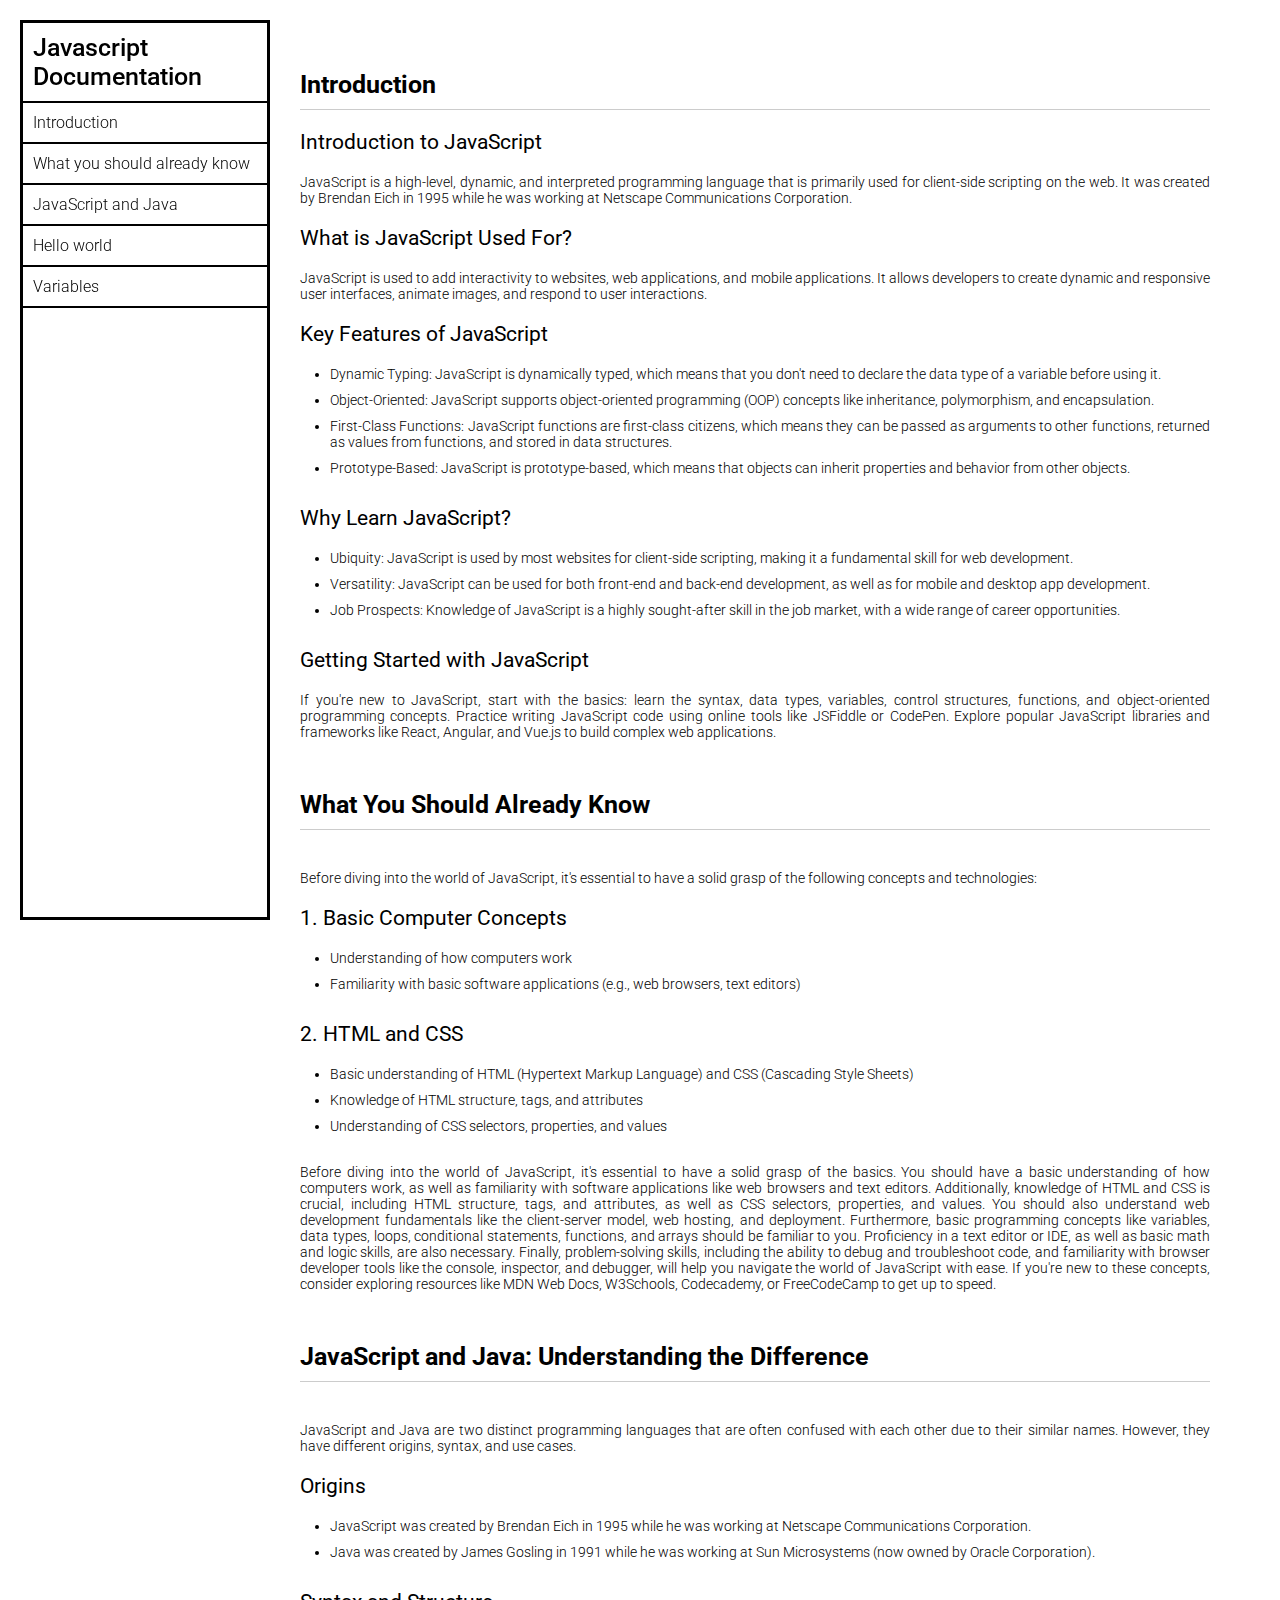
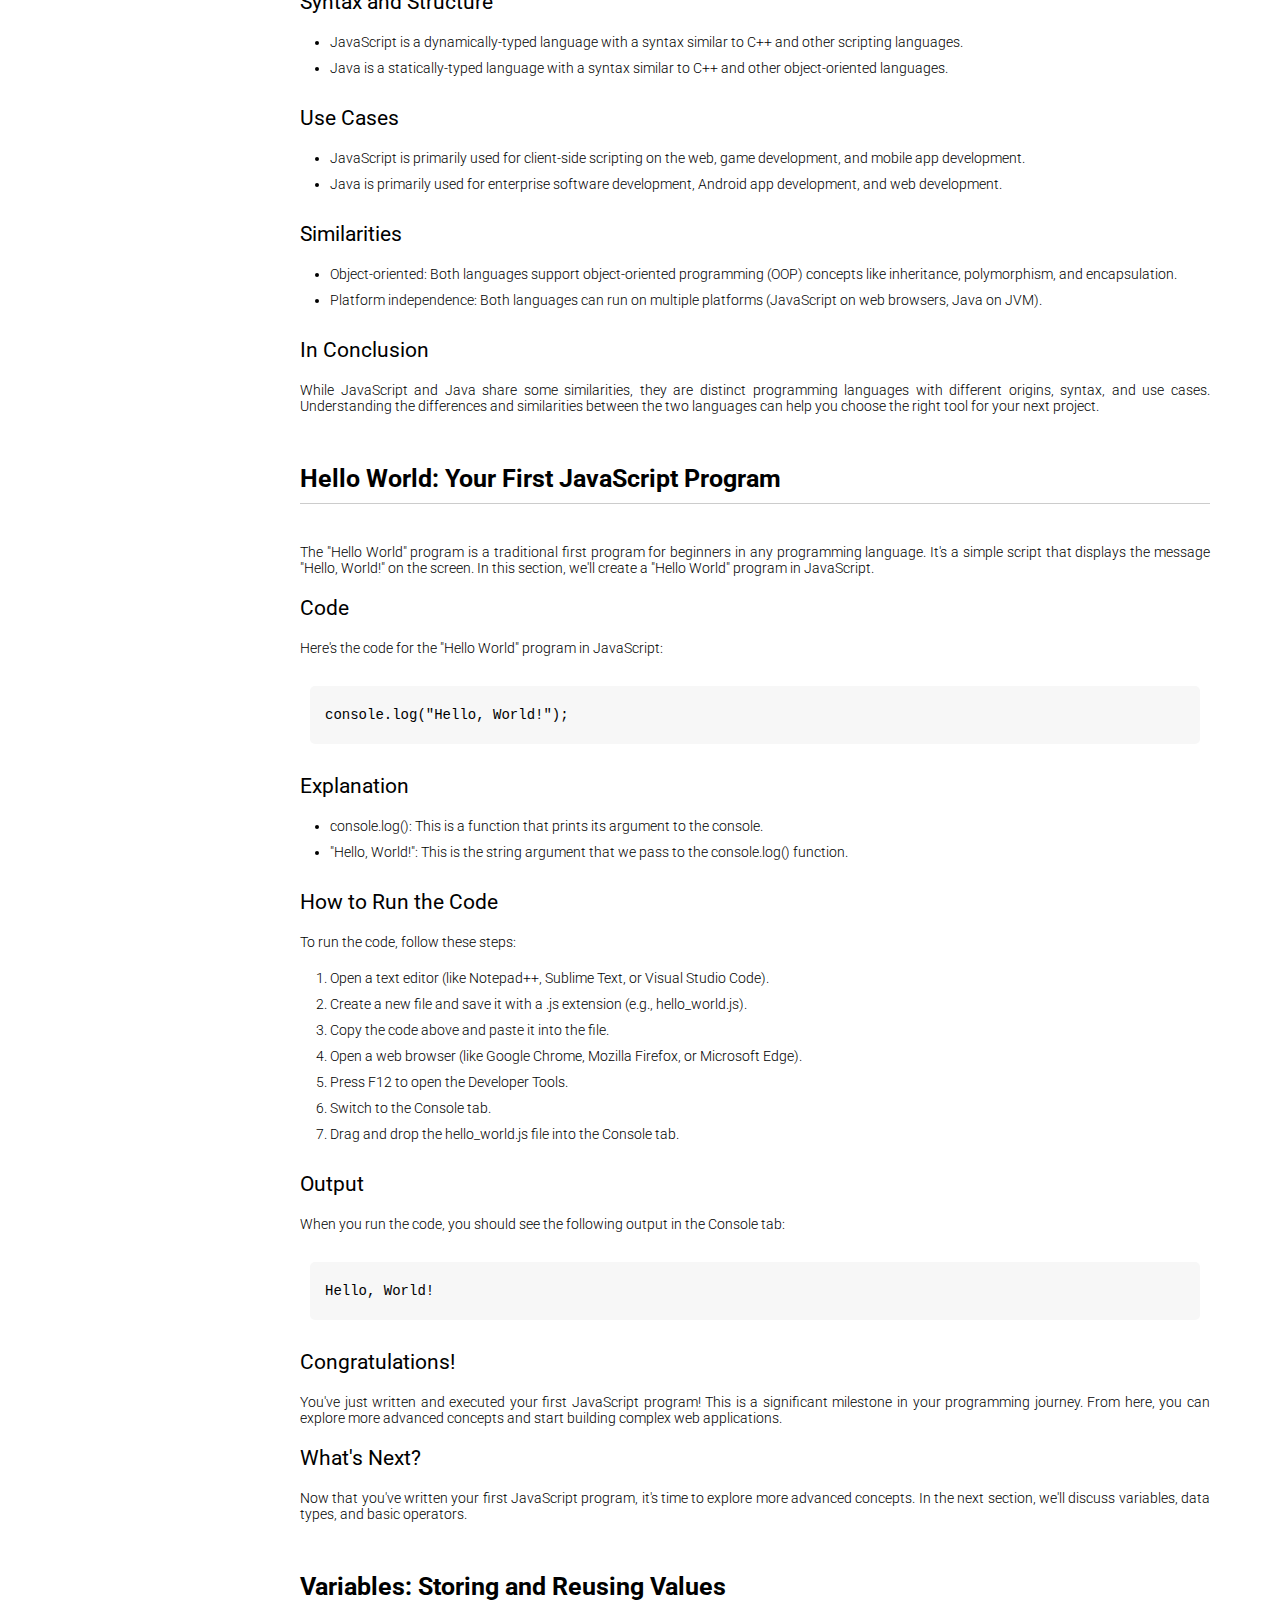
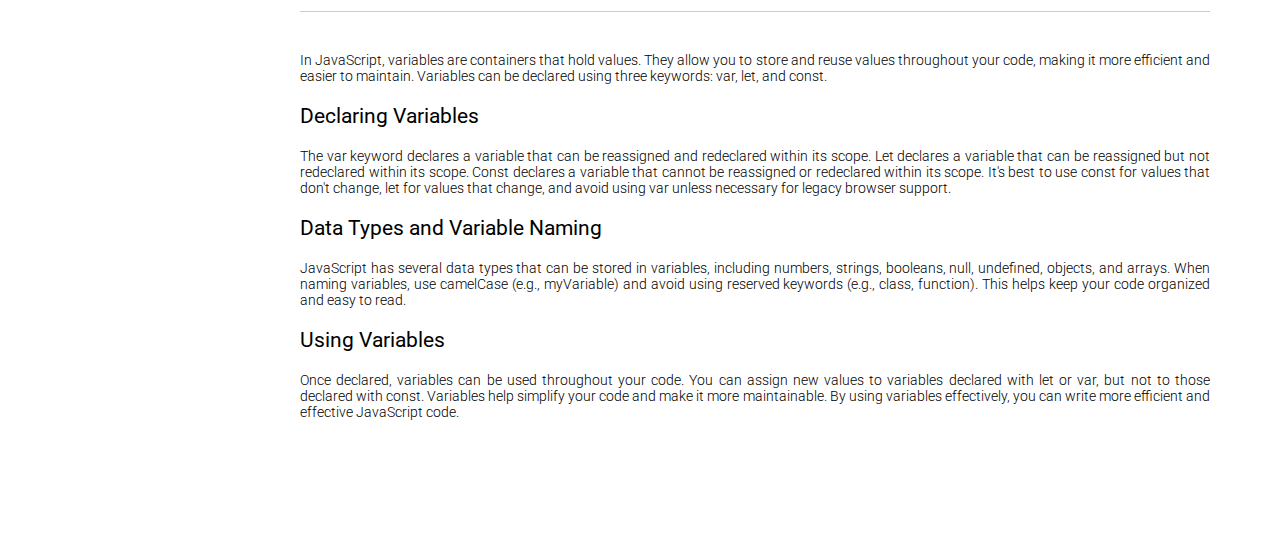
<file: Project-08-Javascript-Documentation-Website/index.html>
<!DOCTYPE html>
<html lang="en">
  <head>
    <meta charset="UTF-8" />
    <meta name="viewport" content="width=device-width, initial-scale=1.0" />
    <title>Documentation Website</title>
    <link rel="stylesheet" href="style.css" />
  </head>
  <body>
    <div class="container">
        <div class="sidebar"><header>
            <nav>
              <h1>Javascript Documentation</h1>
              <ul>
                <a href="#Introduction">
                  <li>Introduction</li>
                </a>
                <a href="#what_you_should_already_know">
                  <li>What you should already know</li>
                </a>
                <a href="#JavaScript_and_Java">
                  <li>JavaScript and Java</li>
                </a>
                <a href="#Hello_world">
                  <li>Hello world</li>
                </a>
                <a href="#Variables">
                  <li>Variables</li>
                </a>
              </ul>
            </nav>
          </header></div>
        <div class="main-content"><main>
            <section id="Introduction">
              <h1>Introduction</h1>
              <article>
                <h2>Introduction to JavaScript</h2>
                <p>
                  JavaScript is a high-level, dynamic, and interpreted programming
                  language that is primarily used for client-side scripting on the
                  web. It was created by Brendan Eich in 1995 while he was working at
                  Netscape Communications Corporation.
                </p>
                <h2>What is JavaScript Used For?</h2>
                <p>
                  JavaScript is used to add interactivity to websites, web
                  applications, and mobile applications. It allows developers to
                  create dynamic and responsive user interfaces, animate images, and
                  respond to user interactions.
                </p>
                <h2>Key Features of JavaScript</h2>
                <ul>
                  <li>
                    Dynamic Typing: JavaScript is dynamically typed, which means that
                    you don't need to declare the data type of a variable before using
                    it.
                  </li>
                  <li>
                    Object-Oriented: JavaScript supports object-oriented programming
                    (OOP) concepts like inheritance, polymorphism, and encapsulation.
                  </li>
                  <li>
                    First-Class Functions: JavaScript functions are first-class
                    citizens, which means they can be passed as arguments to other
                    functions, returned as values from functions, and stored in data
                    structures.
                  </li>
                  <li>
                    Prototype-Based: JavaScript is prototype-based, which means that
                    objects can inherit properties and behavior from other objects.
                  </li>
                </ul>
                <h2>Why Learn JavaScript?</h2>
                <ul>
                  <li>
                    Ubiquity: JavaScript is used by most websites for client-side
                    scripting, making it a fundamental skill for web development.
                  </li>
                  <li>
                    Versatility: JavaScript can be used for both front-end and
                    back-end development, as well as for mobile and desktop app
                    development.
                  </li>
                  <li>
                    Job Prospects: Knowledge of JavaScript is a highly sought-after
                    skill in the job market, with a wide range of career
                    opportunities.
                  </li>
                </ul>
                <h2>Getting Started with JavaScript</h2>
                <p>
                  If you're new to JavaScript, start with the basics: learn the
                  syntax, data types, variables, control structures, functions, and
                  object-oriented programming concepts. Practice writing JavaScript
                  code using online tools like JSFiddle or CodePen. Explore popular
                  JavaScript libraries and frameworks like React, Angular, and Vue.js
                  to build complex web applications.
                </p>
              </article>
            </section>
            <section id="what_you_should_already_know">
              <article>
                <h1>What You Should Already Know</h1>
                <p>
                  Before diving into the world of JavaScript, it's essential to have a
                  solid grasp of the following concepts and technologies:
                </p>
                <h2>1. Basic Computer Concepts</h2>
                <ul>
                  <li>Understanding of how computers work</li>
                  <li>
                    Familiarity with basic software applications (e.g., web browsers,
                    text editors)
                  </li>
                </ul>
                <h2>2. HTML and CSS</h2>
                <ul>
                  <li>
                    Basic understanding of HTML (Hypertext Markup Language) and CSS
                    (Cascading Style Sheets)
                  </li>
                  <li>Knowledge of HTML structure, tags, and attributes</li>
                  <li>Understanding of CSS selectors, properties, and values</li>
                </ul>
                <p>
                  Before diving into the world of JavaScript, it's essential to have a
                  solid grasp of the basics. You should have a basic understanding of
                  how computers work, as well as familiarity with software
                  applications like web browsers and text editors. Additionally,
                  knowledge of HTML and CSS is crucial, including HTML structure,
                  tags, and attributes, as well as CSS selectors, properties, and
                  values. You should also understand web development fundamentals like
                  the client-server model, web hosting, and deployment. Furthermore,
                  basic programming concepts like variables, data types, loops,
                  conditional statements, functions, and arrays should be familiar to
                  you. Proficiency in a text editor or IDE, as well as basic math and
                  logic skills, are also necessary. Finally, problem-solving skills,
                  including the ability to debug and troubleshoot code, and
                  familiarity with browser developer tools like the console,
                  inspector, and debugger, will help you navigate the world of
                  JavaScript with ease. If you're new to these concepts, consider
                  exploring resources like MDN Web Docs, W3Schools, Codecademy, or
                  FreeCodeCamp to get up to speed.
                </p>
              </article>
            </section>
            <section id="JavaScript_and_Java">
              <article>
                <h1>JavaScript and Java: Understanding the Difference</h1>
                <p>
                  JavaScript and Java are two distinct programming languages that are
                  often confused with each other due to their similar names. However,
                  they have different origins, syntax, and use cases.
                </p>
                <h2>Origins</h2>
                <ul>
                  <li>
                    JavaScript was created by Brendan Eich in 1995 while he was
                    working at Netscape Communications Corporation.
                  </li>
                  <li>
                    Java was created by James Gosling in 1991 while he was working at
                    Sun Microsystems (now owned by Oracle Corporation).
                  </li>
                </ul>
                <h2>Syntax and Structure</h2>
                <ul>
                  <li>
                    JavaScript is a dynamically-typed language with a syntax similar
                    to C++ and other scripting languages.
                  </li>
                  <li>
                    Java is a statically-typed language with a syntax similar to C++
                    and other object-oriented languages.
                  </li>
                </ul>
                <h2>Use Cases</h2>
                <ul>
                  <li>
                    JavaScript is primarily used for client-side scripting on the web,
                    game development, and mobile app development.
                  </li>
                  <li>
                    Java is primarily used for enterprise software development,
                    Android app development, and web development.
                  </li>
                </ul>
                <h2>Similarities</h2>
                <ul>
                  <li>
                    Object-oriented: Both languages support object-oriented
                    programming (OOP) concepts like inheritance, polymorphism, and
                    encapsulation.
                  </li>
                  <li>
                    Platform independence: Both languages can run on multiple
                    platforms (JavaScript on web browsers, Java on JVM).
                  </li>
                </ul>
                <h2>In Conclusion</h2>
                <p>
                  While JavaScript and Java share some similarities, they are distinct
                  programming languages with different origins, syntax, and use cases.
                  Understanding the differences and similarities between the two
                  languages can help you choose the right tool for your next project.
                </p>
              </article>
            </section>
            <section id="Hello_world">
              <article>
                <h1>Hello World: Your First JavaScript Program</h1>
                <p>
                  The "Hello World" program is a traditional first program for
                  beginners in any programming language. It's a simple script that
                  displays the message "Hello, World!" on the screen. In this section,
                  we'll create a "Hello World" program in JavaScript.
                </p>
                <h2>Code</h2>
                <p>Here's the code for the "Hello World" program in JavaScript:</p>
                <code>console.log("Hello, World!");</code>
                <h2>Explanation</h2>
                <ul>
                  <li>
                    console.log(): This is a function that prints its argument to the
                    console.
                  </li>
                  <li>
                    "Hello, World!": This is the string argument that we pass to the
                    console.log() function.
                  </li>
                </ul>
                <h2>How to Run the Code</h2>
                <p>To run the code, follow these steps:</p>
                <ol>
                  <li>
                    Open a text editor (like Notepad++, Sublime Text, or Visual Studio
                    Code).
                  </li>
                  <li>
                    Create a new file and save it with a .js extension (e.g.,
                    hello_world.js).
                  </li>
                  <li>Copy the code above and paste it into the file.</li>
                  <li>
                    Open a web browser (like Google Chrome, Mozilla Firefox, or
                    Microsoft Edge).
                  </li>
                  <li>Press F12 to open the Developer Tools.</li>
                  <li>Switch to the Console tab.</li>
                  <li>Drag and drop the hello_world.js file into the Console tab.</li>
                </ol>
                <h2>Output</h2>
                <p>
                  When you run the code, you should see the following output in the
                  Console tab:
                </p>
                <code>Hello, World!</code>
                <h2>Congratulations!</h2>
                <p>
                  You've just written and executed your first JavaScript program! This
                  is a significant milestone in your programming journey. From here,
                  you can explore more advanced concepts and start building complex
                  web applications.
                </p>
                <h2>What's Next?</h2>
                <p>
                  Now that you've written your first JavaScript program, it's time to
                  explore more advanced concepts. In the next section, we'll discuss
                  variables, data types, and basic operators.
                </p>
              </article>
            </section>
            <section id="Variables">
              <article>
                <h1>Variables: Storing and Reusing Values</h1>
                <p>
                  In JavaScript, variables are containers that hold values. They allow
                  you to store and reuse values throughout your code, making it more
                  efficient and easier to maintain. Variables can be declared using
                  three keywords: var, let, and const.
                </p>
                <h2>Declaring Variables</h2>
                <p>
                  The var keyword declares a variable that can be reassigned and
                  redeclared within its scope. Let declares a variable that can be
                  reassigned but not redeclared within its scope. Const declares a
                  variable that cannot be reassigned or redeclared within its scope.
                  It's best to use const for values that don't change, let for values
                  that change, and avoid using var unless necessary for legacy browser
                  support.
                </p>
                <h2>Data Types and Variable Naming</h2>
                <p>
                  JavaScript has several data types that can be stored in variables,
                  including numbers, strings, booleans, null, undefined, objects, and
                  arrays. When naming variables, use camelCase (e.g., myVariable) and
                  avoid using reserved keywords (e.g., class, function). This helps
                  keep your code organized and easy to read.
                </p>
                <h2>Using Variables</h2>
                <p>
                  Once declared, variables can be used throughout your code. You can
                  assign new values to variables declared with let or var, but not to
                  those declared with const. Variables help simplify your code and
                  make it more maintainable. By using variables effectively, you can
                  write more efficient and effective JavaScript code.
                </p>
              </article>
            </section>
          </main></div>
      </div>
    
    
  </body>
</html>
</file>
<file: style.css>
@import url('https://fonts.googleapis.com/css2?family=Poppins:ital,wght@0,100;0,200;0,300;0,400;0,500;0,600;0,700;0,800;0,900;1,100;1,200;1,300;1,400;1,500;1,600;1,700;1,800;1,900&display=swap');

:root {
    --lighting-color: #0089b7;
    --dark-color: #003d62;
    --darker-color: #003251;
    --secondary-color: #fff700;
}
* {
  margin: 0;
  padding: 0;
  box-sizing: border-box;
}
html {
    font-size: 62.5%;
}
body , html{
    font-family: "Poppins", sans-serif;
    font-weight: 300;
    line-height: 1.4;
    scroll-behavior: smooth;
    color: white;
}

body {
    font-size: 1.4rem;
}
.container {
    max-width: 1300px;
    margin: 0 auto;
   

}
a {
    text-decoration: none;
    color: white;
}
ul {
    list-style: none;
}
header {
    background-color: var(--lighting-color);
}
nav {
    display: flex;
    justify-content: space-between;
    align-items: center;
    padding: 1rem;
}
nav li {
    font-size: 2.4rem;
    border-bottom: 0.4rem transparent solid;
    transition: 0.3s ease-in-out;
}
nav li:hover{
    border-bottom: 0.4rem var(--secondary-color) solid;
    transition: 0.3s ease-in-out;
}
nav ul {
    display: flex;
    gap: 4rem;
}
.logo {
    font-size: 4rem;
    font-weight: 700;
}
#hero{
    background-color: var(--dark-color);
    padding: 4rem 0;
    border-bottom: 4px solid var(--lighting-color);
}
#hero .container {
    display: flex;
    justify-content: space-around;
    align-items: center;
}
.hero_content {
    display: grid;
    place-items: center;
}
#hero h1{
    font-size: 3rem;
    font-weight: bold;
    
}
.hi_text {
    font-size: 6rem;
    font-weight: bold;
    color: var(--secondary-color);
}
.name_text {
    font-size: 5rem;
}
#hero h2{
    font-size: 4rem;
    font-weight: bold;
    overflow: hidden;
    border-right: 0.15em solid orange;
    white-space: nowrap;
    margin: 0 auto;
    animation: typing 5s linear, blink-caret 0.75s step-end infinite;
}
@keyframes typing {
    from {
        width: 0;
    }
    to {
        width: 100%;
    }
}
@keyframes blink-caret {
    from,
    to{
        border-color: transparent;
    }
    50% {
        border-color: orange;
    }
}
/* project section */
#project {
    background-color: var(--darker-color);
}
#project h2 {
    font-size: 6rem;
    text-align: center;
   padding: 2rem 0;
}
.project_container {
    display: grid;
    grid-template-columns: repeat(auto-fit, minmax(320px, 1fr));
    gap: 2rem;
}
.grid_item {
    display: grid;
    place-items: center;
}
.card {
    width: 320px;
    display: flex;
    flex-direction: column;
    border-radius: 0.5rem;
    overflow: hidden;
    transition: 0.2s ease-in-out;
}
.card:hover{
    transform: scale(1.05);
    transition: 1s ease-in-out;
}
.card:hover img {
    transform: scale(1.05);
    transition: 0.3s ease-in-out;
    opacity: 0.8;
}
.card:hover .card_content{
    background-color: white;
    color: var(--dark-color);
    transform: translateY(0px);
}
.card_content {
    padding: 2rem;
    position: relative;
    top: -6.5rem;
    margin-bottom: -6.5rem;
    transition: 0.5s ease-in-out;
    transform: translateY(100px);

}
.card_content h3{
    text-align: center;
    font-size: 20px;
}
/* contact section */
#contact {
    background-color: var(--dark-color);
}
#contact h2 {
    font-size: 8rem;
    text-align: center;
    margin: 2rem 0;
}
#contact .container {
    height: 90vh;
    display: flex;
    flex-direction: column;
    gap: 4rem;
    justify-content: center;
}
.top_contact {
    display: grid;
    margin: 0 auto;
    max-width: 800px;
    grid-template-columns: repeat(auto-fit, minmax(80px, 1fr));
}
.contact_way {
    display: flex;
    gap: 1rem;
    align-items: center;
}
.contact_way i {
    font-size: 3rem;
}
.contact_way h3 {
    font-size: 3.5rem;
    font-weight: bold;
}
.bottom_contact {
    max-width: 400px;
    gap: 1rem;
    display: grid;
    margin-top: -90px;
    margin: 0 auto;
    grid-template-columns: repeat(auto-fit, minmax(80px, 1fr));
}
footer {
    background-color: var(--darker-color);
    padding: 4rem;
    color: white;
    font-size: 2.3rem;
    text-align: center;
    font-weight: bold;
}
@media (max-width:786px){
    html{
        font-size: 40%;
    }
    #hero .container {
        flex-direction: column;
    }
    .hero_image {
        display: grid;
        place-items: center;
    }
    #contact .container{
        height: 70vh;
    }
}
@media (max-width:500px){
    html{
        font-size: 32%;
    }
    #hero .container {
        flex-direction: column;
    }
    .hero_image {
        display: grid;
        place-items: center;
    }
    #contact .container{
        height: 50vh;
    }
}
</file>
<file: Project-00-Amazon-clone/style.css>
* {
    margin: 0;
    font-family: Arial;
    box-sizing: border-box;
}
.navbar {
    height: 60px;
    background-color: #0f1111;
    color: white;
    display: flex;
    align-items: center;
    justify-content: space-evenly;
}

.nav-logo{
    height: 50px;
    width: 113px;
}
.logo {
    background-image: url(amazon_logo.png);
    background-size: cover;
    height: 50px;
    width: 100%;
}
.border {
    border: 1.5px solid transparent;
}
.border:hover {
    border: 1.5px solid white;
}
.panel-ops p:hover {
    /* background-color: red; */
    border: 1.5px solid white;
    padding: 9px ;
    

}
.panel i:hover{
    border: 1.5px solid white;
    padding: 9px ;
    
}
.panel-deals:hover{
    border: 1.5px solid white;
    padding: 3px ;
     
}

/** box 2 **/
.add-first {
    color: #cccccc;
    font-size: 0.85rem;
    margin-left: 15px;
}
.add-sec {
    font-size: 1rem;
    margin-left: 3px;
}
.add-icon {
    display: flex;
    align-items: center;
}
/** box 3 **/
.nav-search {
    display: flex;
    justify-content: space-evenly;
    background-color: pink;
    width: 620px;
    height: 40px;
    border-radius: 3px;
}

.search-select {
    background-color: #f3f3f3;
    width: 50px;
    text-align: center;
    border-top-left-radius: 4px;
    border-bottom-left-radius: 4px;
    border: none;
}
.search-input {
    width: 100%;
    font-size: 1rem;
    border: none;
}

.search-icon {
    width: 45px;
    display: flex;
    justify-content: center;
    align-items: center;
    font-size: 1.2rem;
    background-color: #febd68;
    border-top-right-radius: 4px;
    border-bottom-right-radius: 4px;
    color: #0f1111;
}
.nav-search:hover{
    border: 2px solid orange;
}
/** box 4 **/
span {
    font-size: 0.7rem;
}
.nav-second {
    font-size: 0.85rem;
    font-weight: 700;
}
/** box 6 **/
.nav-cart i {
    font-size: 30px;
}

.nav-cart {
    font-size: 0.85rem;
    font-weight: 700;
}

/** panel **/
.panel {
    height: 40px;
    background-color: #222f3d;
    display: flex;
    color: white;
    align-items: center;
    justify-content: space-evenly;
}
.panel-ops p {
    display: inline;
    margin-left: 15px;
}

.panel-ops {
    font-size: 0.85rem;
}
.panel-deals {
    font-size: 0.9rem;
    font-weight: 700;
}
/** hero section **/

.hero-section {
    background-image: url(hero_image.jpg);
    height: 380px;
    background-size: cover;
    display: flex;
    justify-content: center;
    align-items: flex-end;
}

.hero-msg {
    background-color: white;
    color: black;
    height: 40px;
    display: flex;
    align-items: center;
    justify-content: center;
    font-size: 0.85rem;
    width: 80%;
    margin-bottom: 25px;
    
}

.hero-msg a {
    color: #007185;
}

/** shop section **/

.shop-section {
    display: flex;
    flex-wrap: wrap;
    justify-content: space-evenly;
    background-color: #e2e7e6;
}
.box {
    height: 400px;
    /* border: 2px solid black; */
    width: 23%;
    background-color: white;
    padding: 20px 0px 15px;
    margin-top: 15px;
}
.box-img {
    height: 300px;
    background-size: cover;
    margin-top: 1rem;
    margin-bottom: 1rem;
}
.box-content {
    margin-left: 1rem;
    margin-right: 1rem;
}

.box-content p {
    color: #007185;
}
/* footer */
footer {
    margin-top: 15px;
}
.foot-panel1 {
    background-color: #37475a;
    color: white;
    height: 50px;
    display: flex;
    justify-content: center;
    align-items: center;
    font-size: 0.85rem;
}
.foot-panel2 {
    background-color: #222f3d;
    color: white;
    height: 350px;
    display: flex;
    justify-content: space-evenly;
}

ul {
    margin-top: 20px;
}
ul a {
    display: block;
    font-size: 0.85rem;
    margin-top: 10px;
    color: #dddddd;
}

.foot-panel3 {
    background-color: #222f3d;
    color: white;
    border-top: 0.5px solid white;
    height: 70px;
    display: flex;
    justify-content: center;
    align-items: center;
}

.logo {
    background-image: url("amazon_logo.png");
    background-size: cover;
    height: 50px;
    width: 100px;
}

.foot-panel4 {
    background-color: #0f1111;
    color: white;
    height: 80px;
    font-size: 0.7rem;
    text-align: center;
}

.pages {
   padding-top: 25px;
  
}

.copyright {
    padding-top: 5px;
}
</file>
<file: Project-01-Tribute-Website/style.css>
* {
    margin: 0;
    padding: 0;
    box-sizing: border-box;
    
}

.container {
    background-color: #e5e5fd;
    min-height: 100vh;
    border: 10px solid #1d1e4c;
}
.content {
    max-width: 900px;
    margin: 0 auto;
    
}
.top_section {
    margin-top: 50px;
    display: flex;
    justify-content: space-between;
    align-items: flex-end;
}
.top_section h1 {
    margin-top: 70px;
    font-size: 45px;
    font-weight: bold;
    color: #1d1e4c;
    text-transform: uppercase;
}
.top_section h4 {
    text-align: end;
    font-size: 35px;
}
.image_container {
    border-radius: 50%;
    overflow: hidden;
}

.image_container img {
    width: 320px;
    height: 380px;
    left: 0;    
}
.about_section {
    margin-top: 50px;
}
.about_section h2 {
    font-size: 70px;
    margin-bottom: 20px;
    font-weight: bold;
}

.about_section p {
    font-size: 20px;
    line-height: 30px;
    text-align: justify;
    letter-spacing: 1.2px;
}

.biography_section {
    margin: 50px 0;
}
.biography_section h3 {
    margin-bottom: 20px;
    font-size: 30px;
    font-weight: 400;
    font-weight: bold;

}
.biography_section ul {
    margin-left: 50px;
}
.biography_section li {
    font-family:Arial, Helvetica, sans-serif;
    margin-bottom: 8px;
    line-height: 25px;
    font-size: 18px;
    text-align: justify;
   
}
footer {
    margin: 50px 0;

}
footer p {
    text-align: end;
}
</file>
<file: Project-02-Job-Application-Form/style.css>
* {
  margin: 0;
  padding: 0;
  box-sizing: border-box;
}
body {
  background-color: #ccc;
}

.container {
  max-width: 900px;
  margin: 0 auto;
}

.apply_box {
  max-width: 600px;
  padding: 20px;
  background-color: white;
  margin: 0 auto;
  margin-top: 50px;
  box-shadow: 4px 3px 5px rgba(1, 1, 1, 0.1);
  border-radius: 10px;
}

.title_small {
  font-size: 25px;
}
.form_container {
  margin-top: 20px;
  display: grid;
  grid-template-columns: repeat(auto-fit, minmax(200px, 1fr));
  gap: 20px;
}
.form_control {
  display: flex;
  flex-direction: column;
}
label {
  font-size: 15px;
  margin-bottom: 5px;
}

input,
select,
textarea {
  padding: 6px 10px;
  border: 1px solid #ccc;
  border-radius: 4px;
  font-size: 15px;
}
input:focus {
  outline-color: red;
}
.button_container {
  display: flex;
  justify-content: flex-end;
  margin-top: 20px;
  grid-column: 1 / -1;
}
button {
  background-color: red;
  border: transparent solid 2px;
  padding: 5px 10px;
  color: white;
  border-radius: 8px;
  transition: 0.3s ease-in;
}
.form_wrapper {
  display: contents;
}
button:hover {
  background-color: #ccc;
  border: 2px solid red;
  color: black;
  transition: 0.3s ease-out;
  cursor: pointer;
}
.textarea_control {
  grid-column: 1 / span 2;
}
.textarea_control textarea {
  width: 100%;
}
@media (max-width: 460px) {
  .textarea_control {
    grid-column: 1 / span 1;
  }
}
</file>
<file: Project-04-Developer-Landing-Page/style.css>
* {
  margin: 0;
  padding: 0;
  box-sizing: border-box;
}
html, body {
    line-height: 1.4;
    font-weight: 300;
    font-family: "Roboto", sans-serif;
    font-weight: 100;
    font-style: normal;
}
.hero_section {
    background-image: url(developer.png);
    min-height: 100vh;
    background-position: center;
    background-size: cover;
    background-repeat: no-repeat;
}
.text_container {
    color: white;
    max-width: 900px;
    margin: 0 auto;
    padding-top: 40px;
    padding-left: 16px;
}
.lg_text {
    font-size: 60px;
    font-weight: 0px;
}
.black_box {
    background-color: #000;
    padding: 20px;
}
.black_box h2 {
    font-size: 72px;
    color: white;
    text-align: center;
    font-weight: 300;
}
.black_box h2 span {
    font-weight: 400;
    font-size: 96px;
}
.work{
    display: grid;
    gap: 20px;
    grid-template-columns: repeat(auto-fit, minmax(320px,1fr));
    max-width: 1100px;
    margin: 50px auto;
}
.grid_item{
    display: flex;
    justify-content: center;
    align-items: center;
}
.card{
    max-width: 320px;
    height: 890px;
    border-radius: 10px;
    box-shadow: 3px 5px 5px rgba(1, 1, 1, 0.2);
    transition: 0.2s ease-in-out;
    font-family:Arial, Helvetica, sans-serif;
    text-align: justify;
}
.card:hover{
    transform: scale(1.04);
    box-shadow: 3px 5px 5px rgba(1, 1, 1, 0.3);
    transition: 0.2s ease-in-out;
}
.card_container {
    padding: 20px;
}
.card_container h3 {
    margin-bottom: 10px;
    font-size: 28px;
    
}
.bottom_section {
    display: flex;
}
.contact {
    background-color: #515603;
}
.about {
    background-color: #722300;
}
.contact, .about{
    min-height: 300px;
    padding: 32px;
    color: white;
    font-family:Arial, Helvetica, sans-serif;
    text-align: justify;
}
.about h2,
.contact h2{
    font-size: 64px;
    font-weight: 300;
}
.about p,
.contact p{
    margin-bottom: 20px;
}
footer {
    text-align: center;
    text-transform: uppercase;
    background-color: #000;
    padding: 20px;
    color: white;
}
@media (max-width: 786px) {
    .hero_section{
        min-height: 50vh;
    }
    .text_container {
        padding: 10px 0;
        text-align: center;
    }
    .lg_text{
        font-size: 32px;
    }
    .black_box h2{
        font-size: 24px;  
    }
    .black_box h2 span {
        font-weight: 400;
        font-size: 32px;
    }
    .bottom_section{
        flex-direction: column;
    }
    h1 {
        font-size: 32px;
    }
    .about h2,
    .contact h2 {
        font-size: 32px;
    }
}
</file>
<file: Project-06-Music-Website/style.css>
:root {
    --primary-color: #281154; 
    --secondary-color: #270082; 
    --accent-color: #1b0058; 
    --background-color: #dc0000; 
    --text-color: #f9f6ff; 
    --max-width: 1200px;
  }
  * {
    margin: 0;
    padding: 0;
    box-sizing: border-box;
  }
  html, body {
    font-family: "Roboto", sans-serif;
    font-weight: 400;
    line-height: 1.4;
    scroll-behavior: smooth;

  }
  section {
    scroll-margin: 50px;
  }
  ul {
    list-style: none;
  }
  a{
    text-decoration: none;
    color: white;
  }
  .container {
    max-width: 1200px;
    margin: 0 auto;
  }
  header {
    background-color: var(--secondary-color);
    position: sticky;
    top: 0;
    z-index: 100;
    box-shadow: 5px 5px 5px rgba(0, 0, 0, 0.5);
  }
  nav{
    display: flex;
    justify-content: space-between;
    align-items: center;
    padding: 20px 0;
    color: white;
  }
  .logo {
    font-size: 32px;
    font-weight: 600;
  }

  button{
    padding: 10px 15px;
    border: none;
    transition: 0.2s ease-in-out;
  }
  button:hover{
    opacity: 0.8;
    transition: 0.2s ease-in-out;
  }
  nav ul{
    display: flex;
    gap: 20px;
  }
  nav ul li:hover {
    border-bottom: 2px solid white;
    transition: 0.2s ease-in-out;
  }
  nav ul li {
    border-bottom: 2px solid transparent;
    transition: 0.2s ease-in-out;
  }
  .hero_section {
    background-image: url(hero_image.png);
    height: 100vh;
    display: grid;
    color: white;
    place-items: center;
    text-align: center;
  }
  .hero_section .container{
    display: flex;
    flex-direction: column;
    gap: 30px;
  }
  .hero_section h1{
    font-size: 96px;
  }
  .hero_section h3{
    font-size: 32px;
  }
  .music_section {
    padding-top: 50px;
    background: var(--primary-color);
  }
  .music_section .container{
    display: flex;
    flex-direction: column;
    gap: 30px;
    justify-content: center;
    align-items: center;
    color: white;
  }
  .ipad_iphone_img {
    position: relative;
    top: 400px;
    margin-top: -400px;
  }
  .primary_btn {
    background-color: var(--background-color);
    color: white;
  }
  .secondary_btn {
    background-color: var(--accent-color);
    color: white;
    font-weight: bold;
  }

  .about_music {
    padding-top: 500px;
    display: grid;
    place-items: center;
    gap: 50px;
    text-align: center;
    margin-bottom: 50px;
  }
  .video_section {
    background-image: url(video.png);
    min-height: 800px;
    display: grid;
    place-items: center;
    color: white;
    text-align: center;
  }
  .video_section .container{
    display: flex;
    flex-direction: column;
    gap: 30px;
    margin-top: -200px;
  }
  .hero_section, .video_section{
    position: relative;
    background-position: center;
    background-size: cover;
    background-repeat: no-repeat;
  }
  .gift_section {
    display: flex;
    justify-content: center;
    margin: 100px 0;
    gap: 50px;

  }
  .gift_content {
    display: flex;
    flex-direction: column;
    gap: 20px;
  }

  .footer_upper{
    background-color: var(--accent-color);
    padding: 20px;
  }
  .footer_upper .container{
    display: flex;
    font-weight: 100;
    color: white;
    justify-content: space-between;
  }
  .footer_upper h4{
    padding-bottom: 10px;
    border-bottom: 2px solid white;
    margin-bottom: 10px;
    font-size: 18px;

  }

  .footer_lower {
    background: var(--secondary-color);
    padding: 20px;
    display: flex;
    justify-content: center;
    color: white;
  }
  .gift_section{
    scroll-margin: 120px;
  }
</file>
<file: Project-07-Youtube-Clone/style.css>
@import url('https://fonts.googleapis.com/css2?family=Roboto:ital,wght@0,100;0,300;0,400;0,500;0,700;0,900;1,100;1,300;1,400;1,500;1,700;1,900&display=swap');
* {
  margin: 0;
  padding: 0;
  box-sizing: border-box;
}
html,
body {
    font-family: "Roboto", sans-serif;
    font-weight: 300;
    line-height: 1.4;
    
}

nav {
    display: flex;
    justify-content: space-between;
    align-items: center;
    padding: 10px;
}
.logo img{
    width: 150px;
    height: auto;
}
.center_nav{
    display: flex;
}
.search{
    display: flex;
}
.search input{
    min-width: 600px;
    padding: 10px 20px;
    border: 0.5px solid #ccc;
}
.search button{
    border: none;
    padding: 10px 20px;
}
.mic {
    padding: 15px;
    border-radius: 50%;
    background: #f2eded;
    display: grid;
    place-items: center;
    margin-left: 15px;
}
.mic img {
    width: 30px;
}
.side_nav{
    display: flex;
    align-items: center;
    justify-content: center;
    gap: 20px;
    margin-right: 50px;
}
.tags{
    display: flex;
    padding: 10px 20px;
    gap: 15px;
    border-top: 1px solid #ccc;
}
.tag{
    padding: 5px 15px;
    border-radius: 20px;
    border: 1px solid rgb(22, 22, 22);
}
.dark {
    background: #000;
    color: white;

}
.light{
    background-color: rgb(238, 238, 238);
    color: rgb(67,67, 67);
}
.container{
    display: flex;
}
aside{
    padding: 10px;
    display: flex;
    flex-direction: column;
    align-items: center;
    gap: 30px;
}
.side_icons{
    display: flex;
    flex-direction: column;
    align-items: center;
    justify-content: center;
}
.side_icons img{
    width: 30px;

}
.side_icons p{
    font-size: 10px;
    margin-top: -5px;
}
.bars{
    margin-top: 20px;
}
.main_container{
    width: 100%;
}
main{
    min-height: 100vh;
    background-color: rgb(240, 238, 238);
}

.card_container {
    display: grid;
    grid-template-columns: repeat(auto-fit, minmax(320px,1fr));
}

.card {
    padding: 10px;
    max-width: 320px;
    display: flex;
    flex-direction: column;
}
.avatar_content{
    padding-top: 10px;
    display: flex;
    gap: 5px;
}
.card h3{
    font-size: 20px;
}
.content {
    display: flex;
    flex-direction: column;
    gap: 5px;
}
.channel_name{
    font-size: 16px;
    font-weight: bold;
}
.content_status{
    display: flex;
    font-size: 14px;
    gap: 10px;
}
</file>
<file: Project-08-Javascript-Documentation-Website/style.css>
@import url('https://fonts.googleapis.com/css2?family=Roboto:ital,wght@0,100;0,300;0,400;0,500;0,700;0,900;1,100;1,300;1,400;1,500;1,700;1,900&display=swap');
* {
  margin: 0;
  padding: 0;
  box-sizing: border-box;
}
html, 
body {
    font-family: "Roboto", sans-serif;
    font-weight: 300;
    line-height: 1..4;
    scroll-behavior: smooth;
}
.container {
    display: flex;
  }
  
  .sidebar {
    position: fixed;
    width: 290px; /* Adjust the width as needed */
    height: 44vh; /* Make the sidebar full height */
    padding: 20px; /* Add some padding */
  }
  
  .main-content {
    margin-left: 230px; /* Adjust the margin to match the sidebar width */
    padding: 20px; /* Add some padding */
  }
a{
    text-decoration: none;
}
body {
    display: flex;

}
header {
    border: 3px solid black;
    height: 100vh;
}
nav h1{
    font-size: 25px;
    font-weight: 500;
    padding: 10px;
    border-bottom: 2px solid black;
    
}
nav ul{
    list-style: none;
}
nav ul li {
    border-bottom: 2px solid black;
    padding: 10px;
    color: black;
    
    
}
nav ul li:hover {
    background-color: #ccc;
    transition: 0.3s ease-in-out;
}
/* Main section */
main {
    padding: 50px;
    max-width: 1200px;
    text-align: justify;
}
section {
    margin-bottom: 50px;
}
section article{
    font-size: 14px;
    display: flex;
    flex-direction: column;
    gap: 20px;
}
section h1 {
    padding-bottom: 10px;
    font-size: 25px;
    font-weight: 700;
    border-bottom: 1px solid #ccc;
    margin-bottom: 20px;
}
section h2 {
    font-weight: 400;
}

section article ul {
    margin-left: 30px;
}
section article ul li {
    margin-bottom: 10px;
}
section article ol {
    margin-left: 30px;
}
section article ol li{
    margin-bottom: 10px;
}
code {
    white-space: pre-line;
    line-height: 2;
    background-color: #f7f7f7;
    padding: 15px;
    margin: 10px;
    border-radius: 5px;
}

@media (max-width: 480px) {
    body {
        flex-direction: column;
    }
    container {
        height: 200px;
        overflow: hidden;
        overflow-y: scroll;
    }
}
</file>
